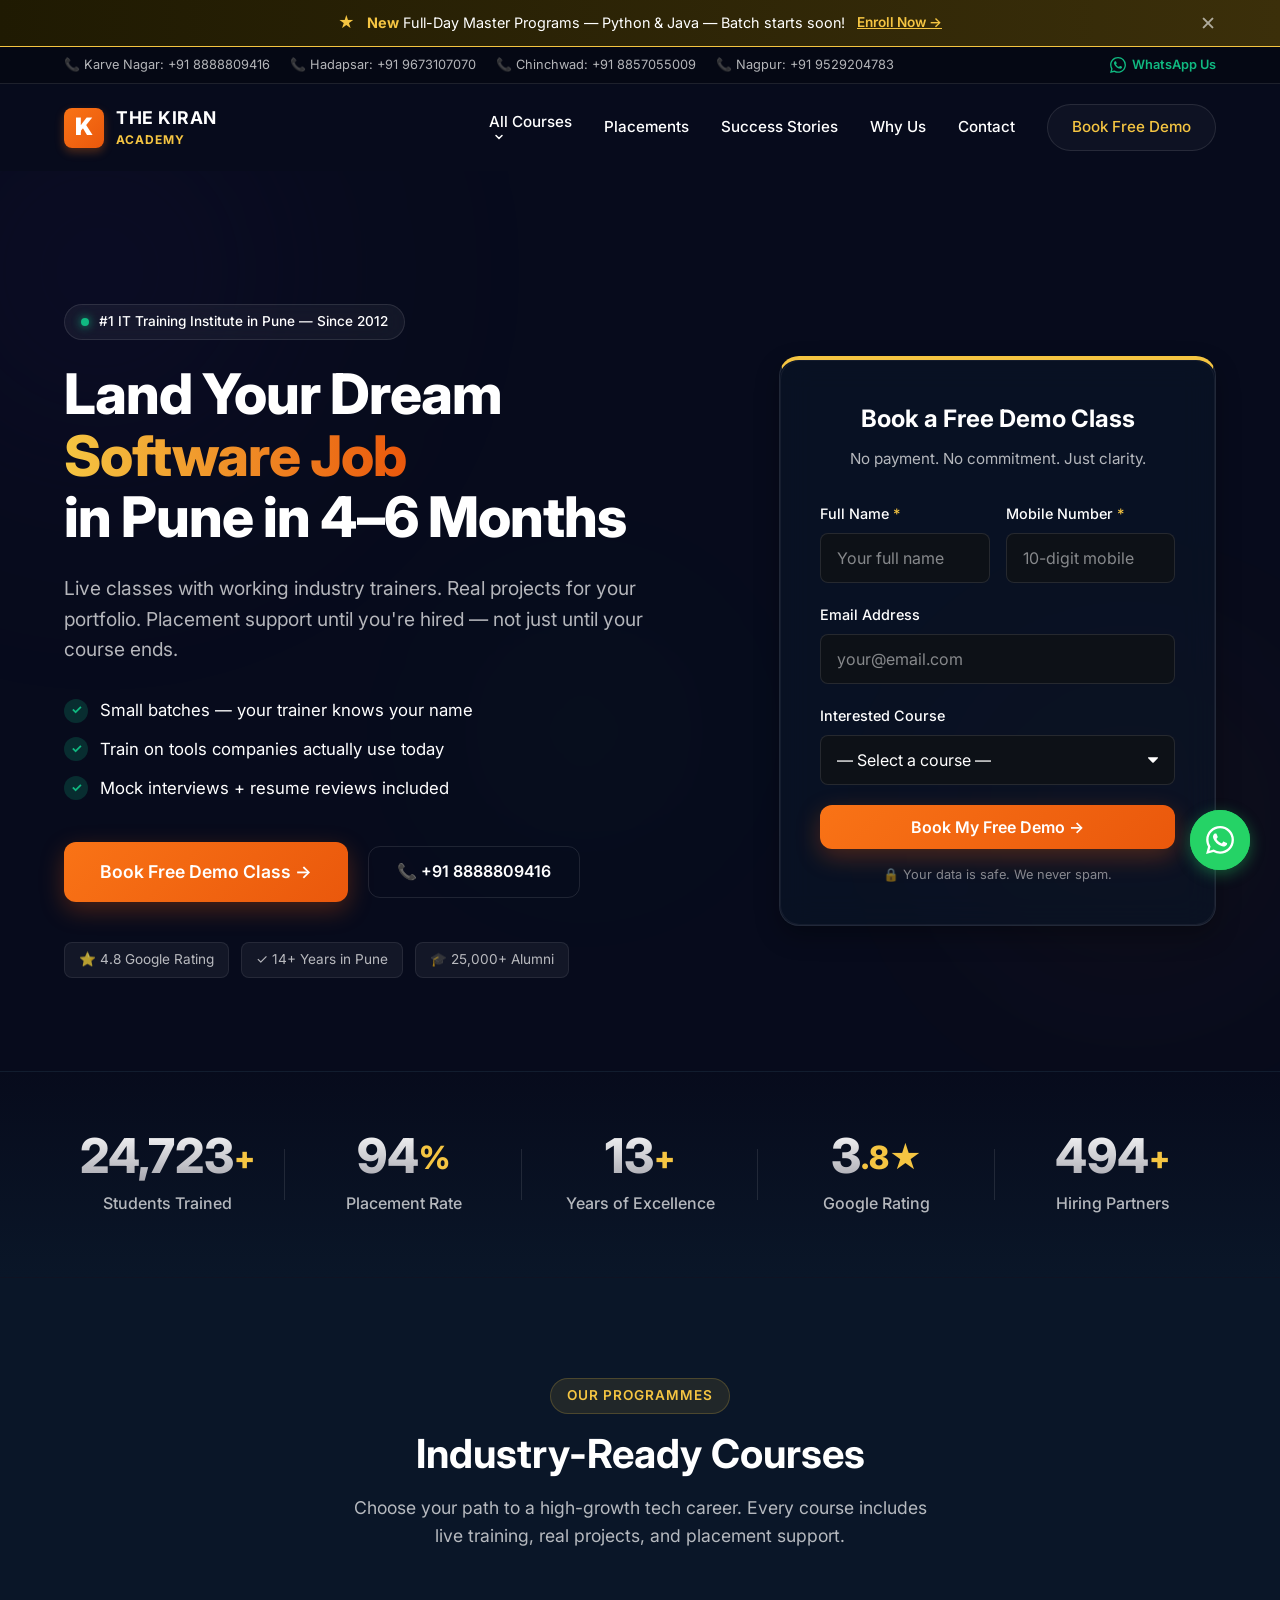
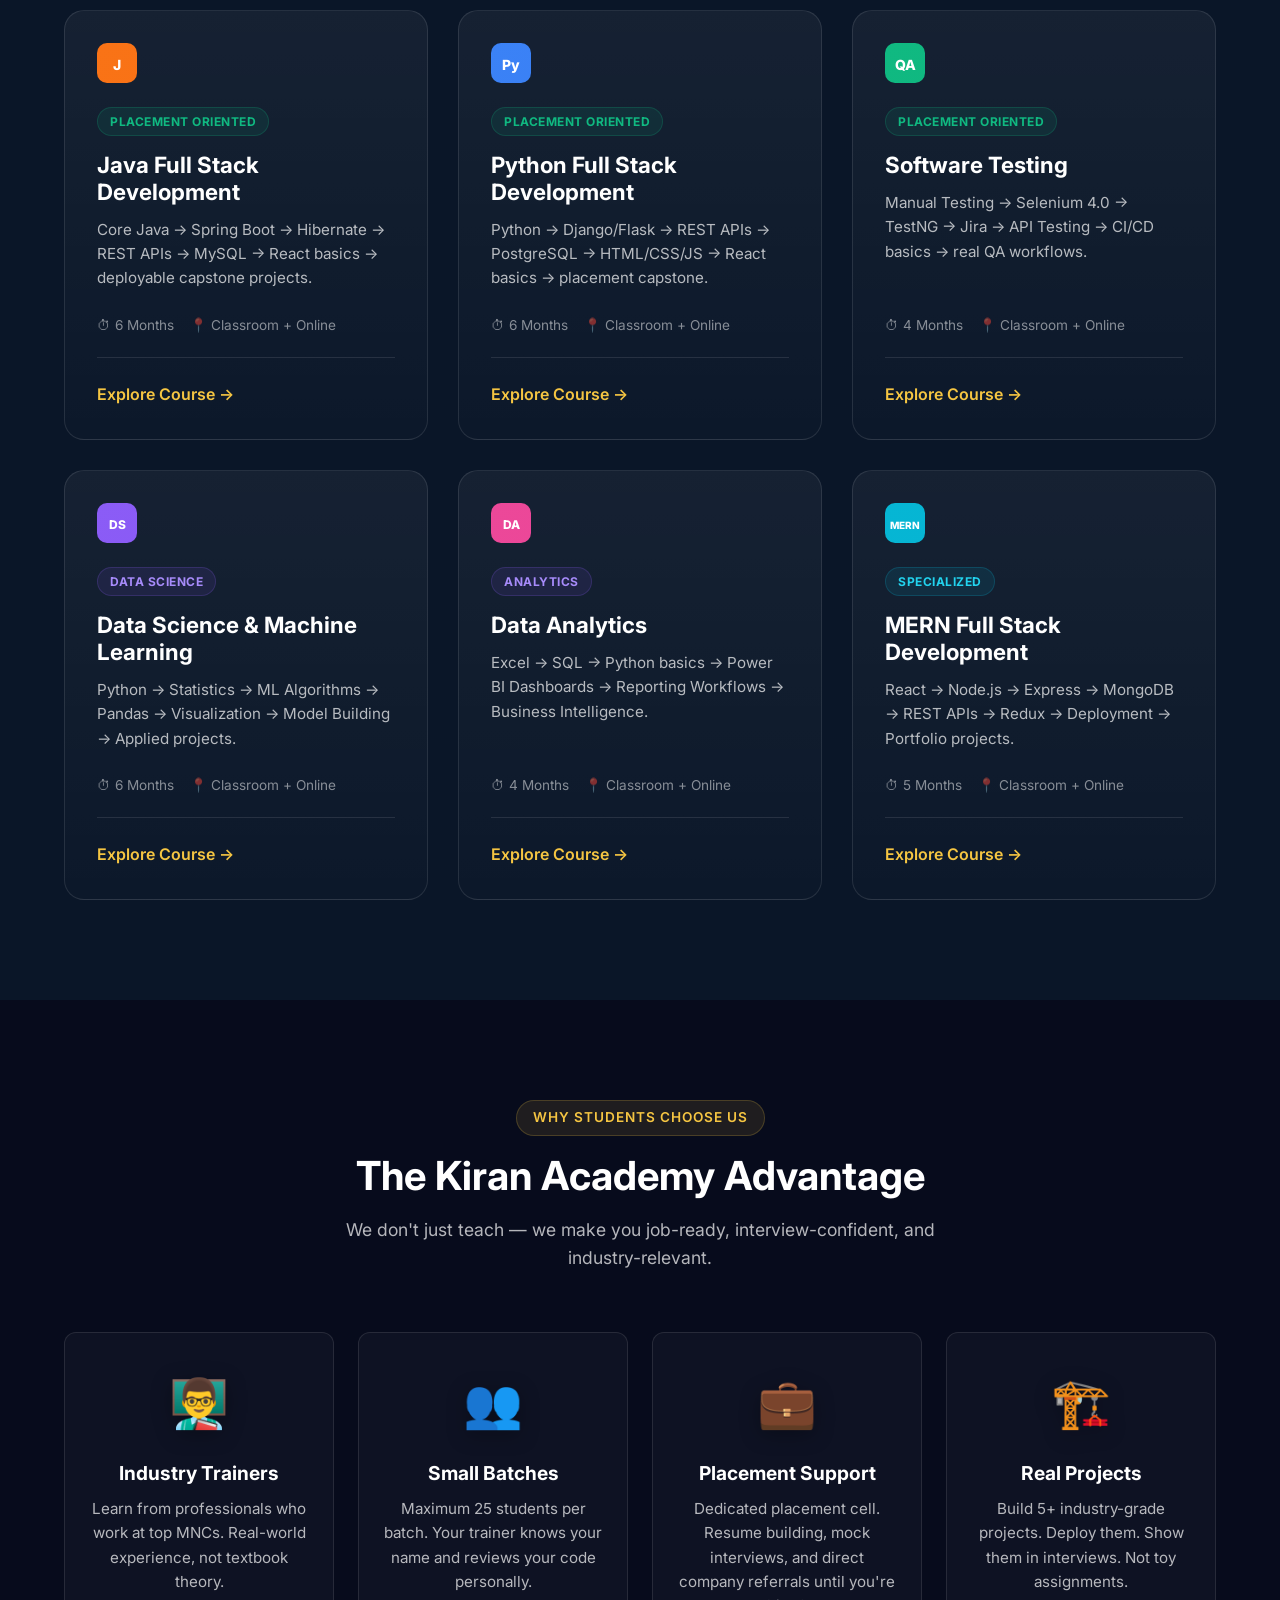
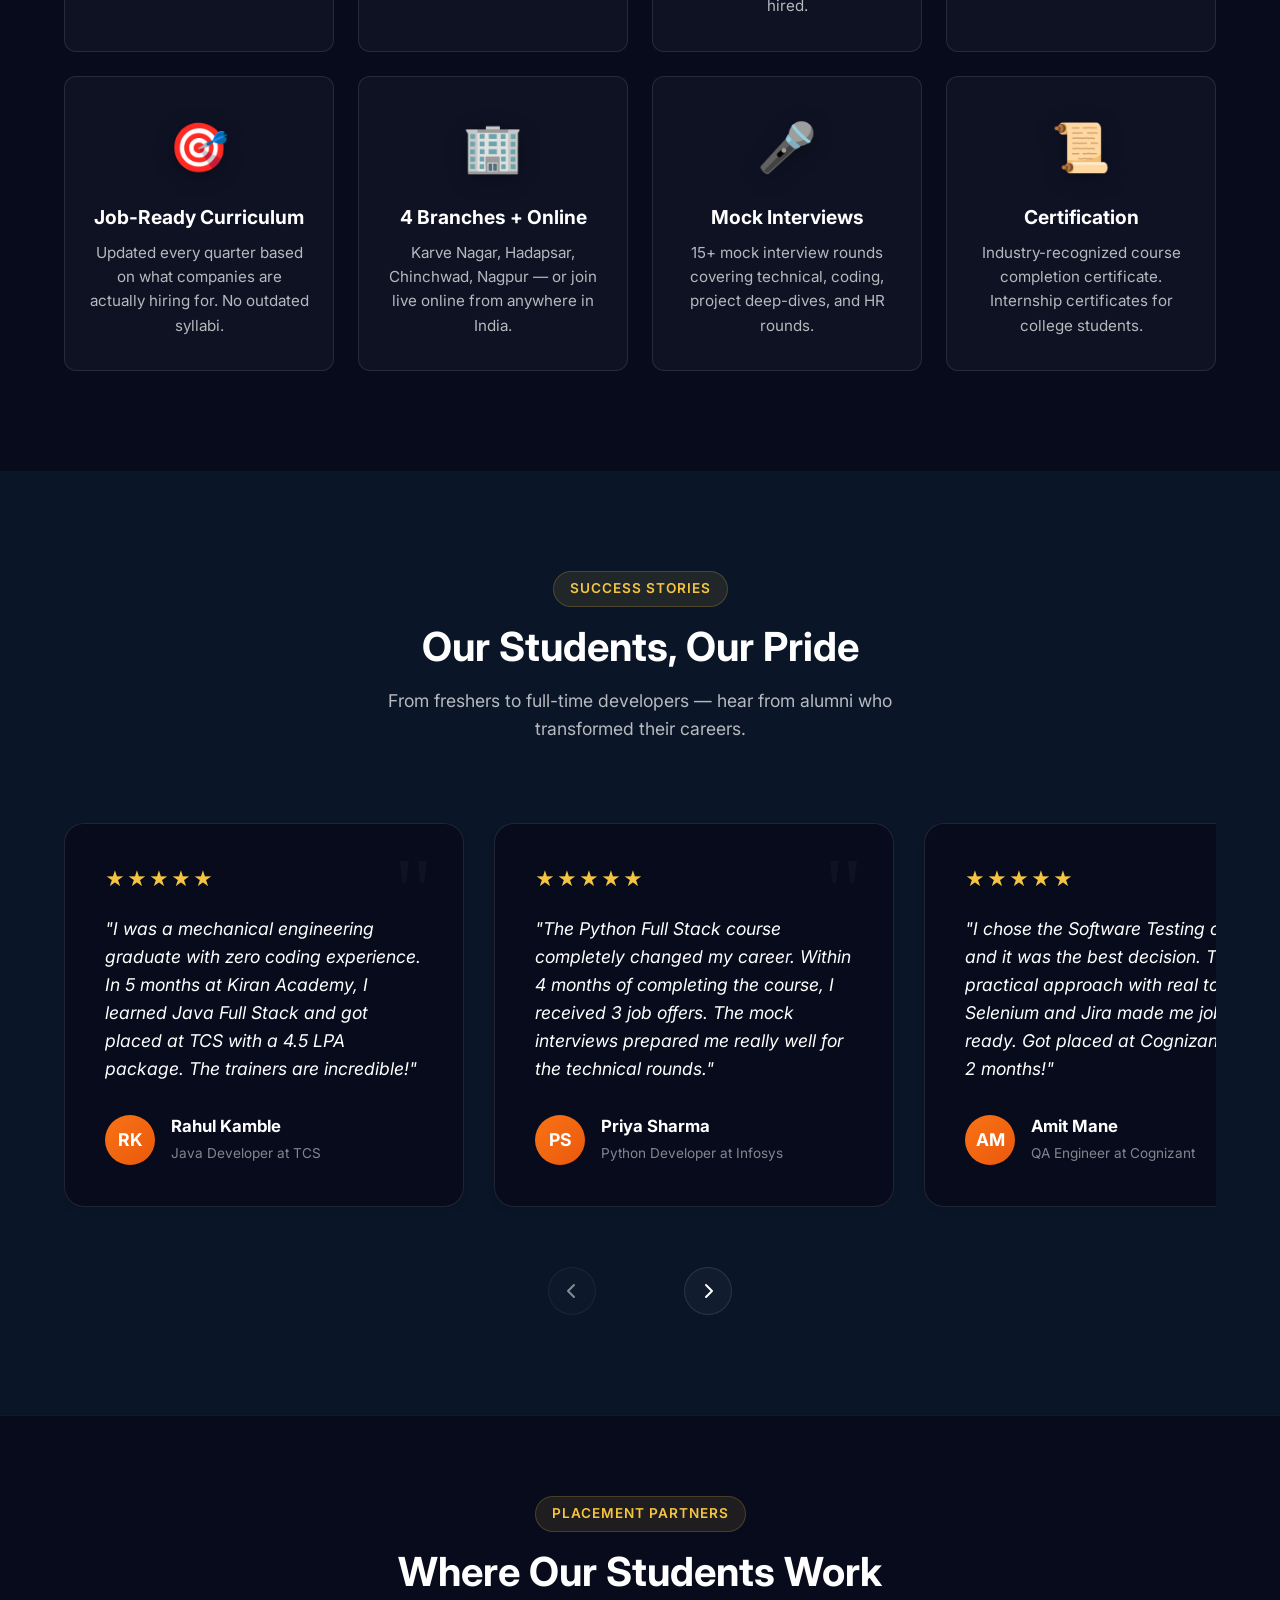
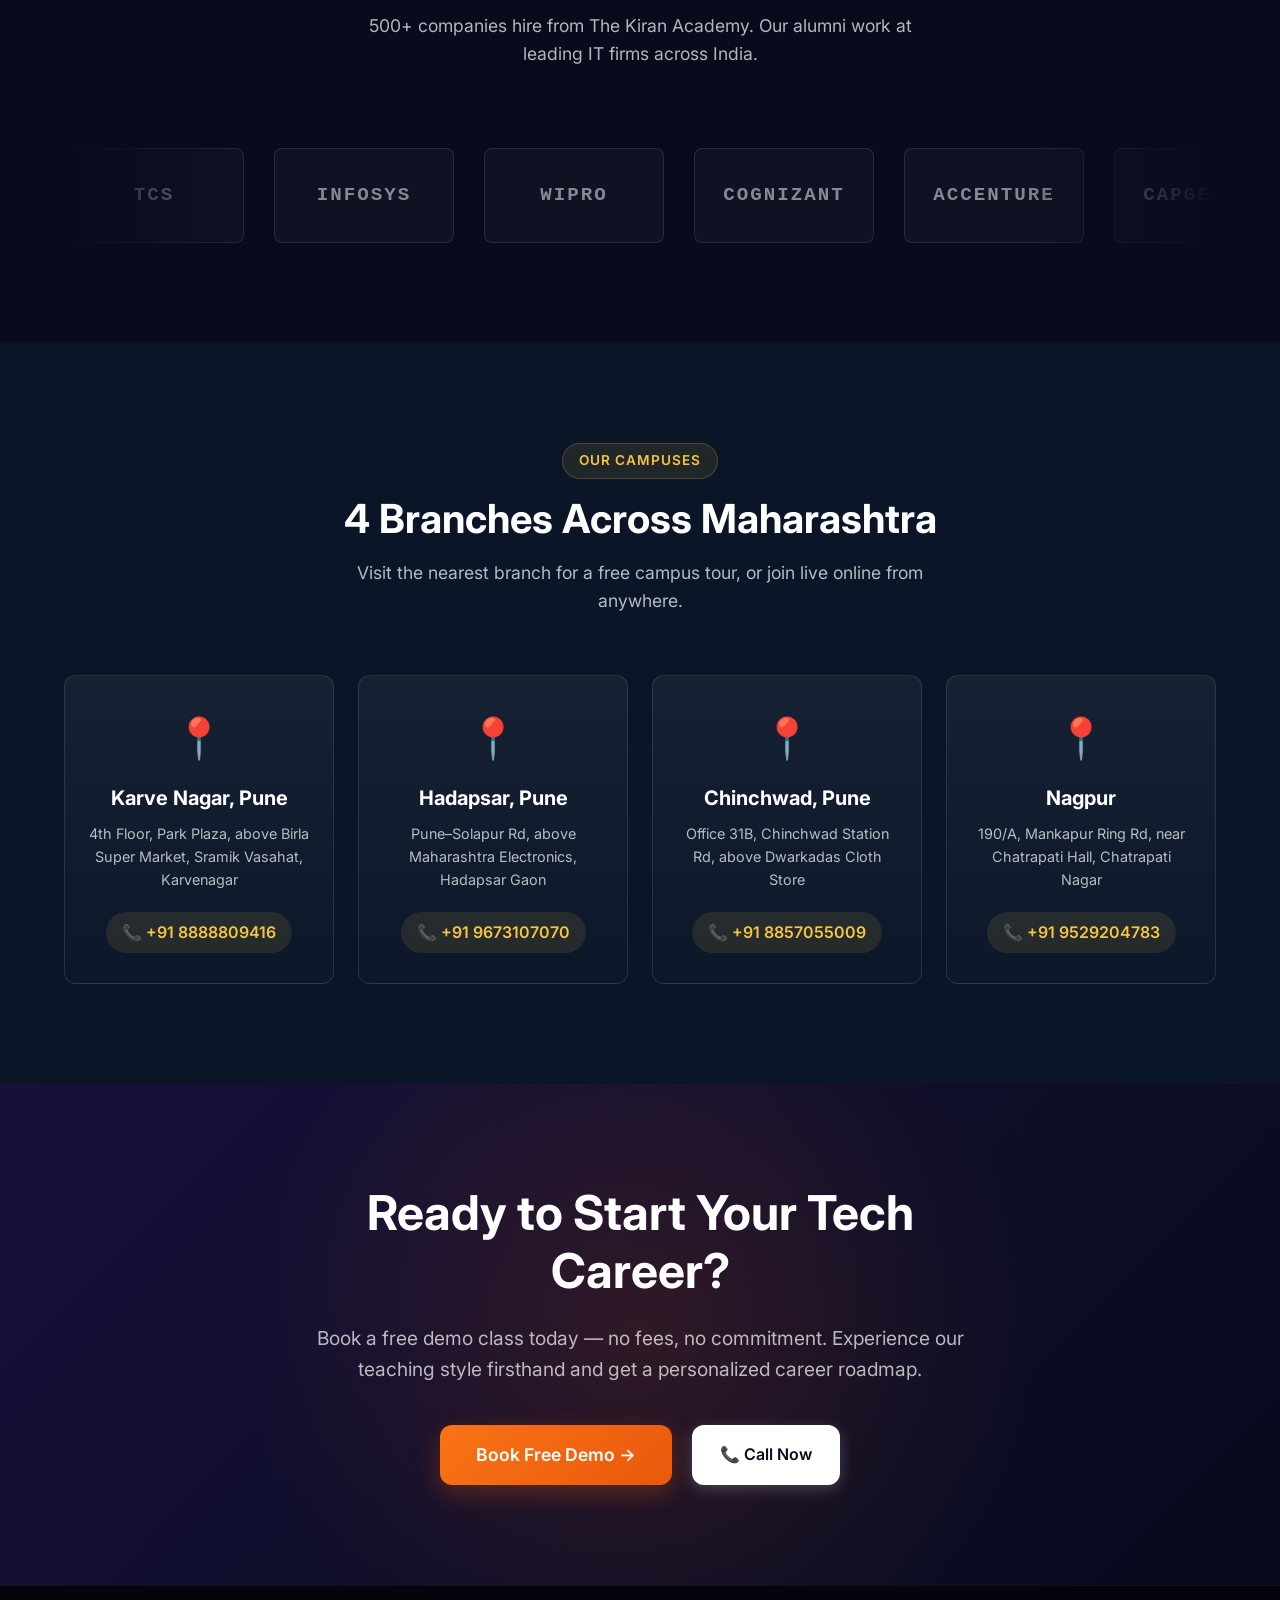
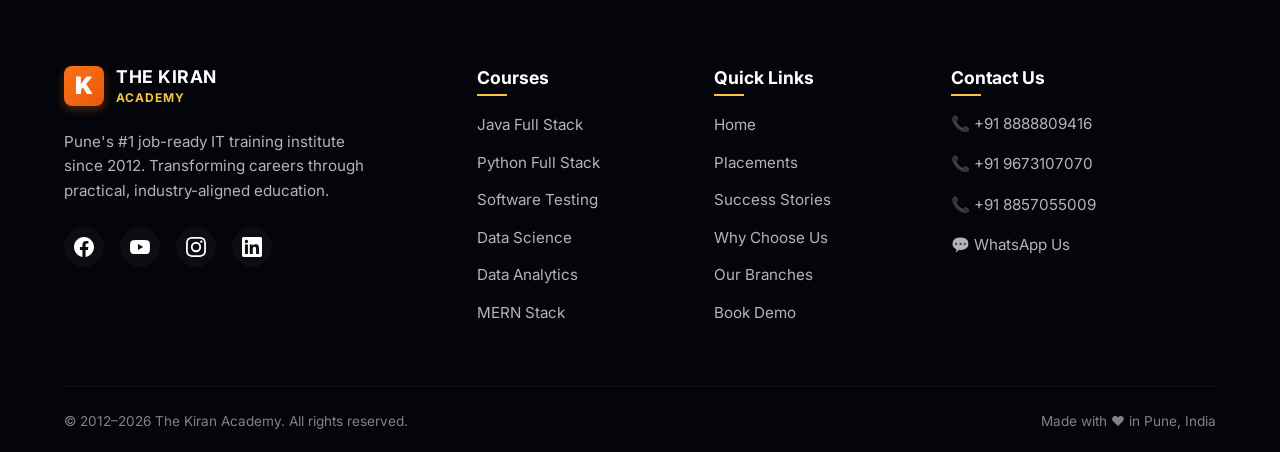
<file: index.html>
<!DOCTYPE html>
<html lang="en">
<head>
    <meta charset="UTF-8">
    <meta name="viewport" content="width=device-width, initial-scale=1.0">
    <title>IT Courses in Pune — Get Placed in 4–6 Months | The Kiran Academy</title>
    <meta name="description" content="The Kiran Academy — Pune's job-ready IT training. Java, Python, Testing, Data Science & Full Stack. 25,000+ placed. 4 branches + Live Online.">
    <meta name="keywords" content="IT courses Pune, Java training Pune, Python Full Stack Pune, Software Testing course Pune, Data Science Pune, MERN Stack Pune, The Kiran Academy">
    <link rel="preconnect" href="https://fonts.googleapis.com">
    <link rel="preconnect" href="https://fonts.gstatic.com" crossorigin>
    <link href="https://fonts.googleapis.com/css2?family=Inter:wght@400;500;600;700;800;900&display=swap" rel="stylesheet">
    <link rel="stylesheet" href="styles.css">
</head>
<body>

<!-- ═══ ANNOUNCEMENT RIBBON ═══ -->
<div class="ribbon" id="ribbon">
    <div class="ribbon__inner">
        <span class="ribbon__star">★</span>
        <span class="ribbon__text"><strong>New</strong> Full-Day Master Programs — Python & Java — Batch starts soon!</span>
        <a href="#lead-form" class="ribbon__cta">Enroll Now →</a>
        <button class="ribbon__close" id="ribbonClose" type="button" aria-label="Dismiss announcement">✕</button>
    </div>
</div>

<!-- ═══ TOP STRIP ═══ -->
<div class="top-strip">
    <div class="container top-strip__inner">
        <div class="top-strip__numbers">
            <a class="top-strip__num" href="tel:+918888809416">📞 Karve Nagar: +91 8888809416</a>
            <a class="top-strip__num top-strip__num--hide-mob" href="tel:+919673107070">📞 Hadapsar: +91 9673107070</a>
            <a class="top-strip__num top-strip__num--hide-mob" href="tel:+918857055009">📞 Chinchwad: +91 8857055009</a>
            <a class="top-strip__num top-strip__num--hide-mob" href="tel:+919529204783">📞 Nagpur: +91 9529204783</a>
        </div>
        <a class="top-strip__wa" href="https://wa.me/918888809416?text=Hi%2C+I+want+to+know+more+about+courses+at+The+Kiran+Academy" target="_blank" rel="noopener">
            <svg width="16" height="16" viewBox="0 0 24 24" fill="currentColor"><path d="M17.472 14.382c-.297-.149-1.758-.867-2.03-.967-.273-.099-.471-.148-.67.15-.197.297-.767.966-.94 1.164-.173.199-.347.223-.644.075-.297-.15-1.255-.463-2.39-1.475-.883-.788-1.48-1.761-1.653-2.059-.173-.297-.018-.458.13-.606.134-.133.298-.347.446-.52.149-.174.198-.298.298-.497.099-.198.05-.371-.025-.52-.075-.149-.669-1.612-.916-2.207-.242-.579-.487-.5-.669-.51-.173-.008-.371-.01-.57-.01-.198 0-.52.074-.792.372-.272.297-1.04 1.016-1.04 2.479 0 1.462 1.065 2.875 1.213 3.074.149.198 2.096 3.2 5.077 4.487.709.306 1.262.489 1.694.625.712.227 1.36.195 1.871.118.571-.085 1.758-.719 2.006-1.413.248-.694.248-1.289.173-1.413-.074-.124-.272-.198-.57-.347m-5.421 7.403h-.004a9.87 9.87 0 01-5.031-1.378l-.361-.214-3.741.982.998-3.648-.235-.374a9.86 9.86 0 01-1.51-5.26c.001-5.45 4.436-9.884 9.888-9.884 2.64 0 5.122 1.03 6.988 2.898a9.825 9.825 0 012.893 6.994c-.003 5.45-4.437 9.884-9.885 9.884m8.413-18.297A11.815 11.815 0 0012.05 0C5.495 0 .16 5.335.157 11.892c0 2.096.547 4.142 1.588 5.945L.057 24l6.305-1.654a11.882 11.882 0 005.683 1.448h.005c6.554 0 11.89-5.335 11.893-11.893a11.821 11.821 0 00-3.48-8.413z"/></svg>
            WhatsApp Us
        </a>
    </div>
</div>

<!-- ═══ HEADER / STICKY NAV ═══ -->
<header class="site-header" id="siteHeader">
    <nav class="main-nav">
        <div class="container main-nav__inner">
            <a class="brand" href="#" aria-label="The Kiran Academy home">
                <span class="brand__icon">K</span>
                <span class="brand__text">The Kiran<br><small>Academy</small></span>
            </a>

            <button class="nav-toggle" id="navToggle" type="button" aria-label="Open menu" aria-expanded="false">
                <span></span><span></span><span></span>
            </button>

            <div class="nav-links" id="navPanel">
                <div class="mega-parent">
                    <button class="nav-link nav-link--primary" id="coursesBtn" type="button" aria-expanded="false">
                        All Courses
                        <svg class="nav-chevron" width="12" height="12" viewBox="0 0 12 12" fill="none"><path d="M3 4.5L6 7.5L9 4.5" stroke="currentColor" stroke-width="1.5" stroke-linecap="round"/></svg>
                    </button>
                    <div class="mega-menu" id="megaMenu">
                        <div class="mega-menu__rail">
                            <button class="mega-tab active" data-tab="placement">Placement Oriented</button>
                            <button class="mega-tab" data-tab="data">Data Science & Analytics</button>
                            <button class="mega-tab" data-tab="specialized">Specialized Courses</button>
                            <button class="mega-tab" data-tab="management">Project Management</button>
                            <button class="mega-tab" data-tab="mock">Mock Interview</button>
                            <button class="mega-tab" data-tab="internship">Internship</button>
                        </div>
                        <div class="mega-menu__content">
                            <!-- Placement Panel -->
                            <div class="mega-panel active" data-panel="placement">
                                <a class="mega-card" href="#courses">
                                    <span class="mega-card__tag">Placement Oriented</span>
                                    <strong>Java Full Stack Development</strong>
                                    <small>Master Core Java, Spring Boot, Hibernate, REST APIs, front-end basics, MySQL, and deployable projects.</small>
                                    <span class="mega-card__cta">Learn more →</span>
                                </a>
                                <a class="mega-card" href="#courses">
                                    <span class="mega-card__tag">Placement Oriented</span>
                                    <strong>Python Full Stack Development</strong>
                                    <small>Build practical Python, Django/Flask, database, REST API, and front-end skills with capstone projects.</small>
                                    <span class="mega-card__cta">Learn more →</span>
                                </a>
                                <a class="mega-card" href="#courses">
                                    <span class="mega-card__tag">Placement Oriented</span>
                                    <strong>Software Testing</strong>
                                    <small>Learn manual testing, Selenium automation, TestNG, Jira, API testing, and real QA workflows.</small>
                                    <span class="mega-card__cta">Learn more →</span>
                                </a>
                                <a class="mega-card" href="#courses">
                                    <span class="mega-card__tag">Specialized</span>
                                    <strong>MERN Full Stack Development</strong>
                                    <small>Build modern web apps using React, Node.js, Express, MongoDB, REST APIs, and deployment pipelines.</small>
                                    <span class="mega-card__cta">Learn more →</span>
                                </a>
                            </div>
                            <!-- Data Panel -->
                            <div class="mega-panel" data-panel="data">
                                <a class="mega-card" href="#courses">
                                    <span class="mega-card__tag">Data Science</span>
                                    <strong>Data Science & Machine Learning</strong>
                                    <small>Python, statistics, ML model building, Pandas, visualization, and applied data science projects.</small>
                                    <span class="mega-card__cta">Learn more →</span>
                                </a>
                                <a class="mega-card" href="#courses">
                                    <span class="mega-card__tag">Analytics</span>
                                    <strong>Data Analytics</strong>
                                    <small>Turn raw data into business decisions with Excel, SQL, Python basics, Power BI dashboards, and reporting.</small>
                                    <span class="mega-card__cta">Learn more →</span>
                                </a>
                            </div>
                            <!-- Specialized Panel -->
                            <div class="mega-panel" data-panel="specialized">
                                <a class="mega-card" href="#courses">
                                    <span class="mega-card__tag">Specialized</span>
                                    <strong>MERN Full Stack Development</strong>
                                    <small>React, Node.js, Express, MongoDB, REST APIs, and real deployment pipelines.</small>
                                    <span class="mega-card__cta">Learn more →</span>
                                </a>
                                <a class="mega-card" href="#courses">
                                    <span class="mega-card__tag">Specialized</span>
                                    <strong>Advanced Java J2EE</strong>
                                    <small>Enterprise Java with Spring Boot, Hibernate, Microservices, and cloud deployment.</small>
                                    <span class="mega-card__cta">Learn more →</span>
                                </a>
                            </div>
                            <!-- Management Panel -->
                            <div class="mega-panel" data-panel="management">
                                <a class="mega-card" href="#courses">
                                    <span class="mega-card__tag">Professional Certification</span>
                                    <strong>CSM, ITIL & Corporate Programs</strong>
                                    <small>Certification programs and custom company training tracks.</small>
                                    <span class="mega-card__cta">Learn more →</span>
                                </a>
                            </div>
                            <!-- Mock Interview Panel -->
                            <div class="mega-panel" data-panel="mock">
                                <a class="mega-card" href="#courses">
                                    <span class="mega-card__tag">Special Programme</span>
                                    <strong>Mock Interview Programme</strong>
                                    <small>15+ live mock interviews per student. Written feedback. Online & offline. ₹10,000.</small>
                                    <span class="mega-card__cta">View programme →</span>
                                </a>
                            </div>
                            <!-- Internship Panel -->
                            <div class="mega-panel" data-panel="internship">
                                <a class="mega-card" href="#courses">
                                    <span class="mega-card__tag">College Internship</span>
                                    <strong>Industry Internship Programme</strong>
                                    <small>Real live projects for 2nd & 3rd year students. Java, Python, Testing, Data, React. ₹10,000.</small>
                                    <span class="mega-card__cta">View programme →</span>
                                </a>
                            </div>
                        </div>
                    </div>
                </div>
                <a class="nav-link" href="#placements">Placements</a>
                <a class="nav-link" href="#success-stories">Success Stories</a>
                <a class="nav-link" href="#why-us">Why Us</a>
                <a class="nav-link" href="#contact">Contact</a>
                <a class="nav-link nav-link--cta" href="#lead-form">Book Free Demo</a>
            </div>
        </div>
    </nav>
</header>

<!-- ═══ STICKY DEMO BAR (MOBILE) ═══ -->
<div class="sticky-demo-bar" id="stickyDemo">
    <span>🎓 Free Demo Class — No Fees</span>
    <a href="#lead-form" class="sticky-demo-btn">Book Now</a>
</div>

<main>

<!-- ═══ HERO ═══ -->
<section class="hero" id="hero">
    <div class="hero__bg-shapes">
        <div class="hero__shape hero__shape--1"></div>
        <div class="hero__shape hero__shape--2"></div>
        <div class="hero__shape hero__shape--3"></div>
    </div>
    <div class="container hero__grid">
        <div class="hero__copy">
            <div class="hero__badge">
                <span class="badge-dot"></span>
                <span>#1 IT Training Institute in Pune — Since 2012</span>
            </div>
            <h1 class="hero__title">
                Land Your Dream<br>
                <span class="hero__highlight">Software Job</span><br>
                in Pune in 4–6 Months
            </h1>
            <p class="hero__sub">Live classes with working industry trainers. Real projects for your portfolio. Placement support until you're hired — not just until your course ends.</p>
            <ul class="hero__bullets">
                <li><span class="hb-check">✓</span> Small batches — your trainer knows your name</li>
                <li><span class="hb-check">✓</span> Train on tools companies actually use today</li>
                <li><span class="hb-check">✓</span> Mock interviews + resume reviews included</li>
            </ul>
            <div class="hero__cta-row">
                <a class="btn btn--accent btn--lg" href="#lead-form">Book Free Demo Class →</a>
                <a class="btn btn--outline" href="tel:+918888809416">📞 +91 8888809416</a>
            </div>
            <div class="hero__chips">
                <span class="hero__chip">⭐ 4.8 Google Rating</span>
                <span class="hero__chip">✓ 14+ Years in Pune</span>
                <span class="hero__chip">🎓 25,000+ Alumni</span>
            </div>
        </div>

        <div class="hero__form-wrap" id="lead-form">
            <div class="lead-card">
                <div class="lead-card__header">
                    <strong>Book a Free Demo Class</strong>
                    <span>No payment. No commitment. Just clarity.</span>
                </div>
                <form class="lead-form" id="leadForm" novalidate>
                    <div class="form-row-2">
                        <div class="form-field">
                            <label for="lf-name">Full Name <span class="req">*</span></label>
                            <input type="text" id="lf-name" name="name" placeholder="Your full name" required maxlength="60" autocomplete="name">
                        </div>
                        <div class="form-field">
                            <label for="lf-phone">Mobile Number <span class="req">*</span></label>
                            <input type="tel" id="lf-phone" name="phone" placeholder="10-digit mobile" required inputmode="numeric" maxlength="10" autocomplete="tel">
                        </div>
                    </div>
                    <div class="form-field">
                        <label for="lf-email">Email Address</label>
                        <input type="email" id="lf-email" name="email" placeholder="your@email.com" autocomplete="email">
                    </div>
                    <div class="form-field">
                        <label for="lf-course">Interested Course</label>
                        <select id="lf-course" name="course">
                            <option value="">— Select a course —</option>
                            <option value="java-full-stack">Java Full Stack Development</option>
                            <option value="python-full-stack">Python Full Stack Development</option>
                            <option value="software-testing">Software Testing</option>
                            <option value="data-science">Data Science & Machine Learning</option>
                            <option value="data-analytics">Data Analytics</option>
                            <option value="mern-stack">MERN Full Stack Development</option>
                            <option value="not-sure">Not sure yet — help me choose</option>
                        </select>
                    </div>
                    <button type="submit" class="btn btn--accent btn--full">Book My Free Demo →</button>
                    <p class="lead-card__note">🔒 Your data is safe. We never spam.</p>
                </form>
            </div>
        </div>
    </div>
</section>

<!-- ═══ STATS BAR ═══ -->
<section class="stats" id="stats">
    <div class="container stats__grid">
        <div class="stat-item" data-reveal>
            <span class="stat-item__number" data-count="25000">0</span><span class="stat-item__plus">+</span>
            <span class="stat-item__label">Students Trained</span>
        </div>
        <div class="stat-item" data-reveal>
            <span class="stat-item__number" data-count="96">0</span><span class="stat-item__plus">%</span>
            <span class="stat-item__label">Placement Rate</span>
        </div>
        <div class="stat-item" data-reveal>
            <span class="stat-item__number" data-count="14">0</span><span class="stat-item__plus">+</span>
            <span class="stat-item__label">Years of Excellence</span>
        </div>
        <div class="stat-item" data-reveal>
            <span class="stat-item__number" data-count="4">0</span><span class="stat-item__plus">.8★</span>
            <span class="stat-item__label">Google Rating</span>
        </div>
        <div class="stat-item" data-reveal>
            <span class="stat-item__number" data-count="500">0</span><span class="stat-item__plus">+</span>
            <span class="stat-item__label">Hiring Partners</span>
        </div>
    </div>
</section>

<!-- ═══ COURSES ═══ -->
<section class="courses" id="courses">
    <div class="container">
        <div class="section-header" data-reveal>
            <span class="section-tag">Our Programmes</span>
            <h2 class="section-title">Industry-Ready Courses</h2>
            <p class="section-sub">Choose your path to a high-growth tech career. Every course includes live training, real projects, and placement support.</p>
        </div>

        <div class="courses__grid">
            <!-- Card 1 -->
            <div class="course-card" data-reveal>
                <div class="course-card__icon">
                    <svg width="40" height="40" viewBox="0 0 40 40" fill="none"><rect width="40" height="40" rx="10" fill="url(#javaGrad)"/><text x="50%" y="55%" text-anchor="middle" fill="#fff" font-size="14" font-weight="800" dy=".35em">J</text><defs><linearGradient id="javaGrad" x1="0" y1="0" x2="40" y2="40"><stop stop-color="#f97316"/><stop offset="1" stop-color="#ea580c"/></linearGradient></defs></svg>
                </div>
                <span class="course-card__tag course-card__tag--placement">Placement Oriented</span>
                <h3 class="course-card__title">Java Full Stack Development</h3>
                <p class="course-card__desc">Core Java → Spring Boot → Hibernate → REST APIs → MySQL → React basics → deployable capstone projects.</p>
                <div class="course-card__meta">
                    <span>⏱ 6 Months</span>
                    <span>📍 Classroom + Online</span>
                </div>
                <a class="course-card__link" href="#lead-form">Explore Course →</a>
            </div>

            <!-- Card 2 -->
            <div class="course-card" data-reveal>
                <div class="course-card__icon">
                    <svg width="40" height="40" viewBox="0 0 40 40" fill="none"><rect width="40" height="40" rx="10" fill="url(#pyGrad)"/><text x="50%" y="55%" text-anchor="middle" fill="#fff" font-size="14" font-weight="800" dy=".35em">Py</text><defs><linearGradient id="pyGrad" x1="0" y1="0" x2="40" y2="40"><stop stop-color="#3b82f6"/><stop offset="1" stop-color="#1d4ed8"/></linearGradient></defs></svg>
                </div>
                <span class="course-card__tag course-card__tag--placement">Placement Oriented</span>
                <h3 class="course-card__title">Python Full Stack Development</h3>
                <p class="course-card__desc">Python → Django/Flask → REST APIs → PostgreSQL → HTML/CSS/JS → React basics → placement capstone.</p>
                <div class="course-card__meta">
                    <span>⏱ 6 Months</span>
                    <span>📍 Classroom + Online</span>
                </div>
                <a class="course-card__link" href="#lead-form">Explore Course →</a>
            </div>

            <!-- Card 3 -->
            <div class="course-card" data-reveal>
                <div class="course-card__icon">
                    <svg width="40" height="40" viewBox="0 0 40 40" fill="none"><rect width="40" height="40" rx="10" fill="url(#testGrad)"/><text x="50%" y="55%" text-anchor="middle" fill="#fff" font-size="14" font-weight="800" dy=".35em">QA</text><defs><linearGradient id="testGrad" x1="0" y1="0" x2="40" y2="40"><stop stop-color="#10b981"/><stop offset="1" stop-color="#059669"/></linearGradient></defs></svg>
                </div>
                <span class="course-card__tag course-card__tag--placement">Placement Oriented</span>
                <h3 class="course-card__title">Software Testing</h3>
                <p class="course-card__desc">Manual Testing → Selenium 4.0 → TestNG → Jira → API Testing → CI/CD basics → real QA workflows.</p>
                <div class="course-card__meta">
                    <span>⏱ 4 Months</span>
                    <span>📍 Classroom + Online</span>
                </div>
                <a class="course-card__link" href="#lead-form">Explore Course →</a>
            </div>

            <!-- Card 4 -->
            <div class="course-card" data-reveal>
                <div class="course-card__icon">
                    <svg width="40" height="40" viewBox="0 0 40 40" fill="none"><rect width="40" height="40" rx="10" fill="url(#dsGrad)"/><text x="50%" y="55%" text-anchor="middle" fill="#fff" font-size="12" font-weight="800" dy=".35em">DS</text><defs><linearGradient id="dsGrad" x1="0" y1="0" x2="40" y2="40"><stop stop-color="#8b5cf6"/><stop offset="1" stop-color="#6d28d9"/></linearGradient></defs></svg>
                </div>
                <span class="course-card__tag course-card__tag--data">Data Science</span>
                <h3 class="course-card__title">Data Science & Machine Learning</h3>
                <p class="course-card__desc">Python → Statistics → ML Algorithms → Pandas → Visualization → Model Building → Applied projects.</p>
                <div class="course-card__meta">
                    <span>⏱ 6 Months</span>
                    <span>📍 Classroom + Online</span>
                </div>
                <a class="course-card__link" href="#lead-form">Explore Course →</a>
            </div>

            <!-- Card 5 -->
            <div class="course-card" data-reveal>
                <div class="course-card__icon">
                    <svg width="40" height="40" viewBox="0 0 40 40" fill="none"><rect width="40" height="40" rx="10" fill="url(#daGrad)"/><text x="50%" y="55%" text-anchor="middle" fill="#fff" font-size="12" font-weight="800" dy=".35em">DA</text><defs><linearGradient id="daGrad" x1="0" y1="0" x2="40" y2="40"><stop stop-color="#ec4899"/><stop offset="1" stop-color="#db2777"/></linearGradient></defs></svg>
                </div>
                <span class="course-card__tag course-card__tag--data">Analytics</span>
                <h3 class="course-card__title">Data Analytics</h3>
                <p class="course-card__desc">Excel → SQL → Python basics → Power BI Dashboards → Reporting Workflows → Business Intelligence.</p>
                <div class="course-card__meta">
                    <span>⏱ 4 Months</span>
                    <span>📍 Classroom + Online</span>
                </div>
                <a class="course-card__link" href="#lead-form">Explore Course →</a>
            </div>

            <!-- Card 6 -->
            <div class="course-card" data-reveal>
                <div class="course-card__icon">
                    <svg width="40" height="40" viewBox="0 0 40 40" fill="none"><rect width="40" height="40" rx="10" fill="url(#mernGrad)"/><text x="50%" y="55%" text-anchor="middle" fill="#fff" font-size="10" font-weight="800" dy=".35em">MERN</text><defs><linearGradient id="mernGrad" x1="0" y1="0" x2="40" y2="40"><stop stop-color="#06b6d4"/><stop offset="1" stop-color="#0891b2"/></linearGradient></defs></svg>
                </div>
                <span class="course-card__tag course-card__tag--special">Specialized</span>
                <h3 class="course-card__title">MERN Full Stack Development</h3>
                <p class="course-card__desc">React → Node.js → Express → MongoDB → REST APIs → Redux → Deployment → Portfolio projects.</p>
                <div class="course-card__meta">
                    <span>⏱ 5 Months</span>
                    <span>📍 Classroom + Online</span>
                </div>
                <a class="course-card__link" href="#lead-form">Explore Course →</a>
            </div>
        </div>
    </div>
</section>

<!-- ═══ WHY CHOOSE US ═══ -->
<section class="why-us" id="why-us">
    <div class="container">
        <div class="section-header" data-reveal>
            <span class="section-tag">Why Students Choose Us</span>
            <h2 class="section-title">The Kiran Academy Advantage</h2>
            <p class="section-sub">We don't just teach — we make you job-ready, interview-confident, and industry-relevant.</p>
        </div>

        <div class="why-us__grid">
            <div class="why-card" data-reveal>
                <div class="why-card__icon">👨‍🏫</div>
                <h3>Industry Trainers</h3>
                <p>Learn from professionals who work at top MNCs. Real-world experience, not textbook theory.</p>
            </div>
            <div class="why-card" data-reveal>
                <div class="why-card__icon">👥</div>
                <h3>Small Batches</h3>
                <p>Maximum 25 students per batch. Your trainer knows your name and reviews your code personally.</p>
            </div>
            <div class="why-card" data-reveal>
                <div class="why-card__icon">💼</div>
                <h3>Placement Support</h3>
                <p>Dedicated placement cell. Resume building, mock interviews, and direct company referrals until you're hired.</p>
            </div>
            <div class="why-card" data-reveal>
                <div class="why-card__icon">🏗️</div>
                <h3>Real Projects</h3>
                <p>Build 5+ industry-grade projects. Deploy them. Show them in interviews. Not toy assignments.</p>
            </div>
            <div class="why-card" data-reveal>
                <div class="why-card__icon">🎯</div>
                <h3>Job-Ready Curriculum</h3>
                <p>Updated every quarter based on what companies are actually hiring for. No outdated syllabi.</p>
            </div>
            <div class="why-card" data-reveal>
                <div class="why-card__icon">🏢</div>
                <h3>4 Branches + Online</h3>
                <p>Karve Nagar, Hadapsar, Chinchwad, Nagpur — or join live online from anywhere in India.</p>
            </div>
            <div class="why-card" data-reveal>
                <div class="why-card__icon">🎤</div>
                <h3>Mock Interviews</h3>
                <p>15+ mock interview rounds covering technical, coding, project deep-dives, and HR rounds.</p>
            </div>
            <div class="why-card" data-reveal>
                <div class="why-card__icon">📜</div>
                <h3>Certification</h3>
                <p>Industry-recognized course completion certificate. Internship certificates for college students.</p>
            </div>
        </div>
    </div>
</section>

<!-- ═══ SUCCESS STORIES / TESTIMONIALS ═══ -->
<section class="testimonials" id="success-stories">
    <div class="container">
        <div class="section-header" data-reveal>
            <span class="section-tag">Success Stories</span>
            <h2 class="section-title">Our Students, Our Pride</h2>
            <p class="section-sub">From freshers to full-time developers — hear from alumni who transformed their careers.</p>
        </div>

        <div class="testimonials__carousel" id="testimonialCarousel">
            <div class="testimonials__track">
                <div class="testimonial-card">
                    <div class="testimonial-card__stars">★★★★★</div>
                    <p class="testimonial-card__quote">"I was a mechanical engineering graduate with zero coding experience. In 5 months at Kiran Academy, I learned Java Full Stack and got placed at TCS with a 4.5 LPA package. The trainers are incredible!"</p>
                    <div class="testimonial-card__author">
                        <div class="testimonial-card__avatar">RK</div>
                        <div>
                            <strong>Rahul Kamble</strong>
                            <span>Java Developer at TCS</span>
                        </div>
                    </div>
                </div>
                <div class="testimonial-card">
                    <div class="testimonial-card__stars">★★★★★</div>
                    <p class="testimonial-card__quote">"The Python Full Stack course completely changed my career. Within 4 months of completing the course, I received 3 job offers. The mock interviews prepared me really well for the technical rounds."</p>
                    <div class="testimonial-card__author">
                        <div class="testimonial-card__avatar">PS</div>
                        <div>
                            <strong>Priya Sharma</strong>
                            <span>Python Developer at Infosys</span>
                        </div>
                    </div>
                </div>
                <div class="testimonial-card">
                    <div class="testimonial-card__stars">★★★★★</div>
                    <p class="testimonial-card__quote">"I chose the Software Testing course and it was the best decision. The practical approach with real tools like Selenium and Jira made me job-ready. Got placed at Cognizant within 2 months!"</p>
                    <div class="testimonial-card__author">
                        <div class="testimonial-card__avatar">AM</div>
                        <div>
                            <strong>Amit Mane</strong>
                            <span>QA Engineer at Cognizant</span>
                        </div>
                    </div>
                </div>
                <div class="testimonial-card">
                    <div class="testimonial-card__stars">★★★★★</div>
                    <p class="testimonial-card__quote">"Data Science seemed intimidating initially, but the structured curriculum and supportive trainers at Kiran Academy made it smooth. Now working as a Data Analyst at Wipro. Grateful forever!"</p>
                    <div class="testimonial-card__author">
                        <div class="testimonial-card__avatar">SJ</div>
                        <div>
                            <strong>Sneha Jadhav</strong>
                            <span>Data Analyst at Wipro</span>
                        </div>
                    </div>
                </div>
                <div class="testimonial-card">
                    <div class="testimonial-card__stars">★★★★★</div>
                    <p class="testimonial-card__quote">"The MERN stack course gave me hands-on experience with React and Node.js. Built 3 full projects during the course. Within weeks of completing, I was working at a startup with a great package."</p>
                    <div class="testimonial-card__author">
                        <div class="testimonial-card__avatar">VD</div>
                        <div>
                            <strong>Varun Deshmukh</strong>
                            <span>Full Stack Developer at Accenture</span>
                        </div>
                    </div>
                </div>
                <div class="testimonial-card">
                    <div class="testimonial-card__stars">★★★★★</div>
                    <p class="testimonial-card__quote">"Being from a non-IT background, I was worried. But the small batch size meant the trainer could give me personal attention. Went from knowing nothing to becoming a Java developer in 6 months!"</p>
                    <div class="testimonial-card__author">
                        <div class="testimonial-card__avatar">NK</div>
                        <div>
                            <strong>Neha Kulkarni</strong>
                            <span>Software Engineer at Capgemini</span>
                        </div>
                    </div>
                </div>
            </div>
            <div class="testimonials__controls">
                <button class="carousel-btn carousel-btn--prev" id="carouselPrev" aria-label="Previous testimonial">
                    <svg width="20" height="20" viewBox="0 0 20 20" fill="none"><path d="M12 4L6 10L12 16" stroke="currentColor" stroke-width="2" stroke-linecap="round" stroke-linejoin="round"/></svg>
                </button>
                <div class="carousel-dots" id="carouselDots"></div>
                <button class="carousel-btn carousel-btn--next" id="carouselNext" aria-label="Next testimonial">
                    <svg width="20" height="20" viewBox="0 0 20 20" fill="none"><path d="M8 4L14 10L8 16" stroke="currentColor" stroke-width="2" stroke-linecap="round" stroke-linejoin="round"/></svg>
                </button>
            </div>
        </div>
    </div>
</section>

<!-- ═══ PLACEMENT PARTNERS ═══ -->
<section class="partners" id="placements">
    <div class="container">
        <div class="section-header" data-reveal>
            <span class="section-tag">Placement Partners</span>
            <h2 class="section-title">Where Our Students Work</h2>
            <p class="section-sub">500+ companies hire from The Kiran Academy. Our alumni work at leading IT firms across India.</p>
        </div>

        <div class="partners__marquee" data-reveal>
            <div class="marquee-track">
                <div class="partner-logo">TCS</div>
                <div class="partner-logo">Infosys</div>
                <div class="partner-logo">Wipro</div>
                <div class="partner-logo">Cognizant</div>
                <div class="partner-logo">Accenture</div>
                <div class="partner-logo">Capgemini</div>
                <div class="partner-logo">HCLTech</div>
                <div class="partner-logo">Tech Mahindra</div>
                <div class="partner-logo">LTIMindtree</div>
                <div class="partner-logo">Persistent</div>
                <div class="partner-logo">Mphasis</div>
                <div class="partner-logo">Zensar</div>
                <div class="partner-logo">Cyient</div>
                <div class="partner-logo">KPIT</div>
                <div class="partner-logo">Harbinger</div>
                <!-- Duplicate for seamless loop -->
                <div class="partner-logo">TCS</div>
                <div class="partner-logo">Infosys</div>
                <div class="partner-logo">Wipro</div>
                <div class="partner-logo">Cognizant</div>
                <div class="partner-logo">Accenture</div>
                <div class="partner-logo">Capgemini</div>
                <div class="partner-logo">HCLTech</div>
                <div class="partner-logo">Tech Mahindra</div>
                <div class="partner-logo">LTIMindtree</div>
                <div class="partner-logo">Persistent</div>
                <div class="partner-logo">Mphasis</div>
                <div class="partner-logo">Zensar</div>
                <div class="partner-logo">Cyient</div>
                <div class="partner-logo">KPIT</div>
                <div class="partner-logo">Harbinger</div>
            </div>
        </div>
    </div>
</section>

<!-- ═══ BRANCHES / CAMPUS ═══ -->
<section class="branches" id="branches">
    <div class="container">
        <div class="section-header" data-reveal>
            <span class="section-tag">Our Campuses</span>
            <h2 class="section-title">4 Branches Across Maharashtra</h2>
            <p class="section-sub">Visit the nearest branch for a free campus tour, or join live online from anywhere.</p>
        </div>

        <div class="branches__grid">
            <div class="branch-card" data-reveal>
                <div class="branch-card__icon">📍</div>
                <h3>Karve Nagar, Pune</h3>
                <p>4th Floor, Park Plaza, above Birla Super Market, Sramik Vasahat, Karvenagar</p>
                <a href="tel:+918888809416" class="branch-card__phone">📞 +91 8888809416</a>
            </div>
            <div class="branch-card" data-reveal>
                <div class="branch-card__icon">📍</div>
                <h3>Hadapsar, Pune</h3>
                <p>Pune–Solapur Rd, above Maharashtra Electronics, Hadapsar Gaon</p>
                <a href="tel:+919673107070" class="branch-card__phone">📞 +91 9673107070</a>
            </div>
            <div class="branch-card" data-reveal>
                <div class="branch-card__icon">📍</div>
                <h3>Chinchwad, Pune</h3>
                <p>Office 31B, Chinchwad Station Rd, above Dwarkadas Cloth Store</p>
                <a href="tel:+918857055009" class="branch-card__phone">📞 +91 8857055009</a>
            </div>
            <div class="branch-card" data-reveal>
                <div class="branch-card__icon">📍</div>
                <h3>Nagpur</h3>
                <p>190/A, Mankapur Ring Rd, near Chatrapati Hall, Chatrapati Nagar</p>
                <a href="tel:+919529204783" class="branch-card__phone">📞 +91 9529204783</a>
            </div>
        </div>
    </div>
</section>

<!-- ═══ FULL-WIDTH CTA ═══ -->
<section class="cta-section" id="cta-section">
    <div class="container cta-section__inner">
        <div class="cta-section__copy" data-reveal>
            <h2>Ready to Start Your Tech Career?</h2>
            <p>Book a free demo class today — no fees, no commitment. Experience our teaching style firsthand and get a personalized career roadmap.</p>
            <div class="cta-section__buttons">
                <a class="btn btn--accent btn--lg" href="#lead-form">Book Free Demo →</a>
                <a class="btn btn--white" href="tel:+918888809416">📞 Call Now</a>
            </div>
        </div>
    </div>
</section>

</main>

<!-- ═══ FOOTER ═══ -->
<footer class="site-footer" id="contact">
    <div class="container">
        <div class="footer__grid">
            <div class="footer__brand">
                <div class="brand">
                    <span class="brand__icon">K</span>
                    <span class="brand__text">The Kiran<br><small>Academy</small></span>
                </div>
                <p>Pune's #1 job-ready IT training institute since 2012. Transforming careers through practical, industry-aligned education.</p>
                <div class="footer__socials">
                    <a href="https://www.facebook.com/javabykiran/" target="_blank" rel="noopener" aria-label="Facebook">
                        <svg width="20" height="20" viewBox="0 0 24 24" fill="currentColor"><path d="M24 12.073c0-6.627-5.373-12-12-12s-12 5.373-12 12c0 5.99 4.388 10.954 10.125 11.854v-8.385H7.078v-3.47h3.047V9.43c0-3.007 1.792-4.669 4.533-4.669 1.312 0 2.686.235 2.686.235v2.953H15.83c-1.491 0-1.956.925-1.956 1.874v2.25h3.328l-.532 3.47h-2.796v8.385C19.612 23.027 24 18.062 24 12.073z"/></svg>
                    </a>
                    <a href="https://www.youtube.com/@KiranAcademy-Official" target="_blank" rel="noopener" aria-label="YouTube">
                        <svg width="20" height="20" viewBox="0 0 24 24" fill="currentColor"><path d="M23.498 6.186a3.016 3.016 0 0 0-2.122-2.136C19.505 3.545 12 3.545 12 3.545s-7.505 0-9.377.505A3.017 3.017 0 0 0 .502 6.186C0 8.07 0 12 0 12s0 3.93.502 5.814a3.016 3.016 0 0 0 2.122 2.136c1.871.505 9.376.505 9.376.505s7.505 0 9.377-.505a3.015 3.015 0 0 0 2.122-2.136C24 15.93 24 12 24 12s0-3.93-.502-5.814zM9.545 15.568V8.432L15.818 12l-6.273 3.568z"/></svg>
                    </a>
                    <a href="https://www.instagram.com/kiranacademy.official/" target="_blank" rel="noopener" aria-label="Instagram">
                        <svg width="20" height="20" viewBox="0 0 24 24" fill="currentColor"><path d="M12 2.163c3.204 0 3.584.012 4.85.07 3.252.148 4.771 1.691 4.919 4.919.058 1.265.069 1.645.069 4.849 0 3.205-.012 3.584-.069 4.849-.149 3.225-1.664 4.771-4.919 4.919-1.266.058-1.644.07-4.85.07-3.204 0-3.584-.012-4.849-.07-3.26-.149-4.771-1.699-4.919-4.92-.058-1.265-.07-1.644-.07-4.849 0-3.204.013-3.583.07-4.849.149-3.227 1.664-4.771 4.919-4.919 1.266-.057 1.645-.069 4.849-.069zM12 0C8.741 0 8.333.014 7.053.072 2.695.272.273 2.69.073 7.052.014 8.333 0 8.741 0 12c0 3.259.014 3.668.072 4.948.2 4.358 2.618 6.78 6.98 6.98C8.333 23.986 8.741 24 12 24c3.259 0 3.668-.014 4.948-.072 4.354-.2 6.782-2.618 6.979-6.98.059-1.28.073-1.689.073-4.948 0-3.259-.014-3.667-.072-4.947-.196-4.354-2.617-6.78-6.979-6.98C15.668.014 15.259 0 12 0zm0 5.838a6.162 6.162 0 1 0 0 12.324 6.162 6.162 0 0 0 0-12.324zM12 16a4 4 0 1 1 0-8 4 4 0 0 1 0 8zm6.406-11.845a1.44 1.44 0 1 0 0 2.881 1.44 1.44 0 0 0 0-2.881z"/></svg>
                    </a>
                    <a href="https://www.linkedin.com/company/javabykirantraining/" target="_blank" rel="noopener" aria-label="LinkedIn">
                        <svg width="20" height="20" viewBox="0 0 24 24" fill="currentColor"><path d="M20.447 20.452h-3.554v-5.569c0-1.328-.027-3.037-1.852-3.037-1.853 0-2.136 1.445-2.136 2.939v5.667H9.351V9h3.414v1.561h.046c.477-.9 1.637-1.85 3.37-1.85 3.601 0 4.267 2.37 4.267 5.455v6.286zM5.337 7.433a2.062 2.062 0 0 1-2.063-2.065 2.064 2.064 0 1 1 2.063 2.065zm1.782 13.019H3.555V9h3.564v11.452zM22.225 0H1.771C.792 0 0 .774 0 1.729v20.542C0 23.227.792 24 1.771 24h20.451C23.2 24 24 23.227 24 22.271V1.729C24 .774 23.2 0 22.222 0h.003z"/></svg>
                    </a>
                </div>
            </div>

            <div class="footer__links">
                <h4>Courses</h4>
                <ul>
                    <li><a href="#courses">Java Full Stack</a></li>
                    <li><a href="#courses">Python Full Stack</a></li>
                    <li><a href="#courses">Software Testing</a></li>
                    <li><a href="#courses">Data Science</a></li>
                    <li><a href="#courses">Data Analytics</a></li>
                    <li><a href="#courses">MERN Stack</a></li>
                </ul>
            </div>

            <div class="footer__links">
                <h4>Quick Links</h4>
                <ul>
                    <li><a href="#hero">Home</a></li>
                    <li><a href="#placements">Placements</a></li>
                    <li><a href="#success-stories">Success Stories</a></li>
                    <li><a href="#why-us">Why Choose Us</a></li>
                    <li><a href="#branches">Our Branches</a></li>
                    <li><a href="#lead-form">Book Demo</a></li>
                </ul>
            </div>

            <div class="footer__contact">
                <h4>Contact Us</h4>
                <ul>
                    <li>📞 <a href="tel:+918888809416">+91 8888809416</a></li>
                    <li>📞 <a href="tel:+919673107070">+91 9673107070</a></li>
                    <li>📞 <a href="tel:+918857055009">+91 8857055009</a></li>
                    <li>💬 <a href="https://wa.me/918888809416" target="_blank" rel="noopener">WhatsApp Us</a></li>
                </ul>
            </div>
        </div>

        <div class="footer__bottom">
            <p>&copy; 2012–2026 The Kiran Academy. All rights reserved.</p>
            <p>Made with ❤️ in Pune, India</p>
        </div>
    </div>
</footer>

<!-- WhatsApp Floating Button -->
<a class="wa-float" href="https://wa.me/918888809416?text=Hi%2C+I+want+to+know+more+about+courses" target="_blank" rel="noopener" aria-label="Chat on WhatsApp">
    <svg width="28" height="28" viewBox="0 0 24 24" fill="#fff"><path d="M17.472 14.382c-.297-.149-1.758-.867-2.03-.967-.273-.099-.471-.148-.67.15-.197.297-.767.966-.94 1.164-.173.199-.347.223-.644.075-.297-.15-1.255-.463-2.39-1.475-.883-.788-1.48-1.761-1.653-2.059-.173-.297-.018-.458.13-.606.134-.133.298-.347.446-.52.149-.174.198-.298.298-.497.099-.198.05-.371-.025-.52-.075-.149-.669-1.612-.916-2.207-.242-.579-.487-.5-.669-.51-.173-.008-.371-.01-.57-.01-.198 0-.52.074-.792.372-.272.297-1.04 1.016-1.04 2.479 0 1.462 1.065 2.875 1.213 3.074.149.198 2.096 3.2 5.077 4.487.709.306 1.262.489 1.694.625.712.227 1.36.195 1.871.118.571-.085 1.758-.719 2.006-1.413.248-.694.248-1.289.173-1.413-.074-.124-.272-.198-.57-.347m-5.421 7.403h-.004a9.87 9.87 0 01-5.031-1.378l-.361-.214-3.741.982.998-3.648-.235-.374a9.86 9.86 0 01-1.51-5.26c.001-5.45 4.436-9.884 9.888-9.884 2.64 0 5.122 1.03 6.988 2.898a9.825 9.825 0 012.893 6.994c-.003 5.45-4.437 9.884-9.885 9.884m8.413-18.297A11.815 11.815 0 0012.05 0C5.495 0 .16 5.335.157 11.892c0 2.096.547 4.142 1.588 5.945L.057 24l6.305-1.654a11.882 11.882 0 005.683 1.448h.005c6.554 0 11.89-5.335 11.893-11.893a11.821 11.821 0 00-3.48-8.413z"/></svg>
</a>

<script src="script.js"></script>
</body>
</html>
</file>
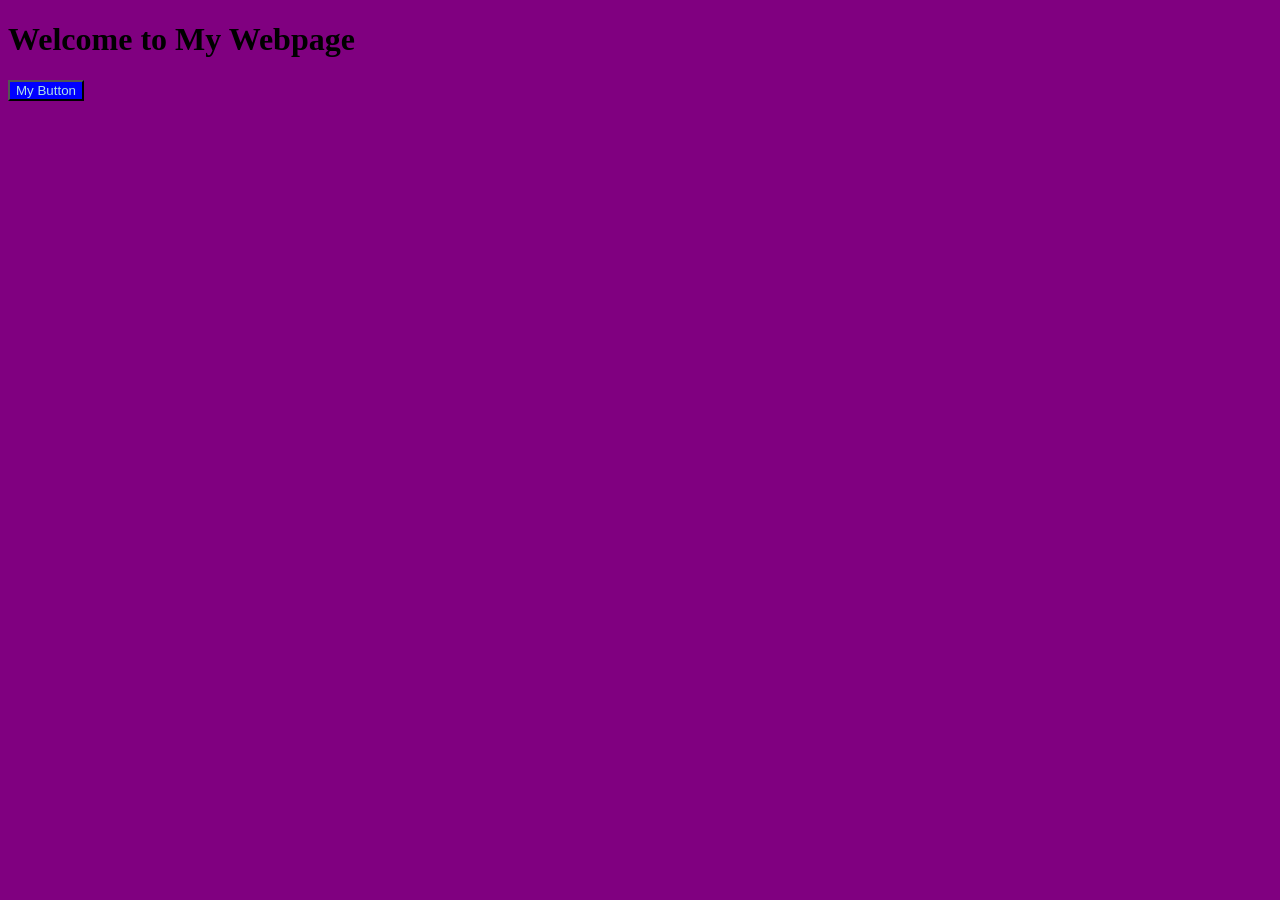
<file: HTML_CSS_JS_Projects/day01/day01_task.html>
<!DOCTYPE html>
<html lang="en">
<head>
    <meta charset="UTF-8">
    <meta name="viewport" content="width=device-width, initial-scale=1.0">
    <title>Document</title>
    <link rel="stylesheet" href="day01_task.css">
</head>
<body>
    <h1 id="one">Welcome to My Webpage</h1>
    <button type="button" onclick="clickMe()">My Button</button>
    <script src="day01_task.js"></script>
</body>
</html>
</file>
<file: styles.css>
/* ==========================================================================
   THE KIRAN ACADEMY - PREMIUM CSS STYLESHEET
   ========================================================================== */

/* --- 1. CSS CUSTOM PROPERTIES --- */
:root {
  /* Fonts */
  --font-main: 'Inter', system-ui, -apple-system, sans-serif;
  
  /* Primary Colors (Dark Theme) */
  --color-bg: #070b1c;
  --color-bg-alt: #0a1628;
  --color-bg-darker: #050814;
  --color-surface: rgba(255, 255, 255, 0.03);
  --color-surface-hover: rgba(255, 255, 255, 0.08);
  
  /* Accents */
  --color-accent-gold: #f5c542;
  --color-accent-gold-light: #ffd76a;
  --color-accent-gold-lighter: #ffe58d;
  --color-success: #10b981;
  --color-indigo: #17113a;
  --gradient-cta: linear-gradient(135deg, #f97316, #ea580c);
  --gradient-glow: linear-gradient(135deg, rgba(249, 115, 22, 0.4), rgba(234, 88, 12, 0.1));
  --gradient-surface: linear-gradient(180deg, rgba(255,255,255,0.05) 0%, rgba(255,255,255,0.01) 100%);
  
  /* Text Colors */
  --color-text: #ffffff;
  --color-text-muted: rgba(255, 255, 255, 0.7);
  --color-text-faint: rgba(255, 255, 255, 0.5);
  
  /* Borders */
  --color-border: rgba(255, 255, 255, 0.1);
  --color-border-focus: rgba(245, 197, 66, 0.5);
  
  /* Radii */
  --radius-sm: 8px;
  --radius-md: 12px;
  --radius-lg: 20px;
  --radius-pill: 9999px;
  
  /* Shadows */
  --shadow-sm: 0 4px 6px rgba(0, 0, 0, 0.1);
  --shadow-md: 0 10px 25px rgba(0, 0, 0, 0.3);
  --shadow-glow: 0 0 20px rgba(245, 197, 66, 0.2);
  --shadow-glow-cta: 0 8px 24px rgba(234, 88, 12, 0.3);
  
  /* Transitions */
  --transition-fast: 0.2s ease;
  --transition-smooth: 0.3s cubic-bezier(0.4, 0, 0.2, 1);
  --transition-bounce: 0.5s cubic-bezier(0.34, 1.56, 0.64, 1);
  
  /* Glassmorphism */
  --glass-bg: rgba(255, 255, 255, 0.05);
  --glass-border: 1px solid rgba(255, 255, 255, 0.1);
  --glass-blur: blur(16px);
  
  /* Layout */
  --container-width: 1200px;
  --section-padding: 100px;
}

/* --- 2. RESET & BASE STYLES --- */
*, *::before, *::after {
  box-sizing: border-box;
  margin: 0;
  padding: 0;
}

html {
  scroll-behavior: smooth;
  scroll-padding-top: 100px; /* Offset for sticky header */
}

body {
  font-family: var(--font-main);
  background-color: var(--color-bg);
  color: var(--color-text);
  line-height: 1.6;
  font-size: 16px;
  -webkit-font-smoothing: antialiased;
  -moz-osx-font-smoothing: grayscale;
  overflow-x: hidden;
}

h1, h2, h3, h4, h5, h6 {
  line-height: 1.2;
  font-weight: 700;
  color: var(--color-text);
  margin-bottom: 1rem;
}

p {
  margin-bottom: 1rem;
  color: var(--color-text-muted);
}

a {
  text-decoration: none;
  color: inherit;
  transition: var(--transition-fast);
}

ul {
  list-style: none;
}

img, svg {
  max-width: 100%;
  height: auto;
  display: block;
}

button {
  cursor: pointer;
  border: none;
  background: none;
  font-family: inherit;
  color: inherit;
}

/* --- 3. UTILITY CLASSES --- */
.container {
  max-width: var(--container-width);
  margin: 0 auto;
  padding: 0 24px;
  width: 100%;
}

.section-header {
  text-align: center;
  margin-bottom: 60px;
}

.section-tag {
  display: inline-block;
  padding: 6px 16px;
  background: rgba(245, 197, 66, 0.1);
  color: var(--color-accent-gold);
  border: 1px solid rgba(245, 197, 66, 0.2);
  border-radius: var(--radius-pill);
  font-size: 0.85rem;
  font-weight: 600;
  text-transform: uppercase;
  letter-spacing: 1px;
  margin-bottom: 16px;
}

.section-title {
  font-size: 2.5rem;
  margin-bottom: 16px;
}

.section-sub {
  font-size: 1.1rem;
  max-width: 600px;
  margin: 0 auto;
}

/* Buttons */
.btn {
  display: inline-flex;
  align-items: center;
  justify-content: center;
  padding: 12px 28px;
  border-radius: var(--radius-md);
  font-weight: 600;
  font-size: 1rem;
  transition: var(--transition-smooth);
  position: relative;
  overflow: hidden;
  text-align: center;
}

.btn--lg {
  padding: 16px 36px;
  font-size: 1.1rem;
}

.btn--full {
  width: 100%;
}

.btn--accent {
  background: var(--gradient-cta);
  color: #fff;
  box-shadow: var(--shadow-glow-cta);
}

.btn--accent:hover {
  transform: translateY(-2px);
  box-shadow: 0 12px 30px rgba(234, 88, 12, 0.4);
  filter: brightness(1.1);
}

.btn--outline {
  background: transparent;
  color: var(--color-text);
  border: 1px solid var(--color-border);
}

.btn--outline:hover {
  background: var(--color-surface);
  border-color: var(--color-text-muted);
}

.btn--white {
  background: #ffffff;
  color: var(--color-bg);
  box-shadow: 0 4px 15px rgba(255, 255, 255, 0.2);
}

.btn--white:hover {
  background: #f0f0f0;
  transform: translateY(-2px);
}

/* Forms */
.form-field {
  margin-bottom: 20px;
  display: flex;
  flex-direction: column;
}

.form-field label {
  font-size: 0.9rem;
  font-weight: 500;
  margin-bottom: 8px;
  color: var(--color-text);
}

.form-field .req {
  color: var(--color-accent-gold);
}

.form-field input,
.form-field select {
  width: 100%;
  padding: 14px 16px;
  background: #0d1117;
  border: 1px solid var(--color-border);
  border-radius: var(--radius-sm);
  color: var(--color-text);
  font-family: inherit;
  font-size: 1rem;
  transition: var(--transition-fast);
}

.form-field input::placeholder {
  color: var(--color-text-faint);
}

.form-field input:focus,
.form-field select:focus {
  outline: none;
  border-color: var(--color-accent-gold);
  box-shadow: 0 0 0 3px rgba(245, 197, 66, 0.1);
}

.form-field select {
  appearance: none;
  background-image: url("data:image/svg+xml;charset=US-ASCII,%3Csvg%20xmlns%3D%22http%3A%2F%2Fwww.w3.org%2F2000%2Fsvg%22%20width%3D%22292.4%22%20height%3D%22292.4%22%3E%3Cpath%20fill%3D%22%23FFFFFF%22%20d%3D%22M287%2069.4a17.6%2017.6%200%200%200-13-5.4H18.4c-5%200-9.3%201.8-12.9%205.4A17.6%2017.6%200%200%200%200%2082.2c0%205%201.8%209.3%205.4%2012.9l128%20127.9c3.6%203.6%207.8%205.4%2012.8%205.4s9.2-1.8%2012.8-5.4L287%2095c3.5-3.5%205.4-7.8%205.4-12.8%200-5-1.9-9.2-5.5-12.8z%22%2F%3E%3C%2Fsvg%3E");
  background-repeat: no-repeat;
  background-position: right 16px top 50%;
  background-size: 10px auto;
}

.form-field select option {
  background: var(--color-bg-darker);
  color: var(--color-text);
}

.form-row-2 {
  display: grid;
  grid-template-columns: 1fr 1fr;
  gap: 16px;
}

/* Animations & Reveal */
[data-reveal] {
  opacity: 0;
  transform: translateY(30px);
  transition: opacity 0.8s cubic-bezier(0.16, 1, 0.3, 1), transform 0.8s cubic-bezier(0.16, 1, 0.3, 1);
}

[data-reveal].revealed {
  opacity: 1;
  transform: translateY(0);
}

/* --- 4. RIBBON --- */
.ribbon {
  background: linear-gradient(90deg, #1f1a02, #3b2f0a);
  border-bottom: 1px solid var(--color-accent-gold);
  padding: 10px 0;
  position: relative;
  z-index: 100;
  transition: var(--transition-fast);
}

.ribbon__inner {
  display: flex;
  align-items: center;
  justify-content: center;
  gap: 12px;
  max-width: var(--container-width);
  margin: 0 auto;
  padding: 0 40px; /* space for close button */
  position: relative;
}

.ribbon__star {
  color: var(--color-accent-gold);
  animation: pulse 2s infinite;
}

.ribbon__text {
  font-size: 0.9rem;
  text-align: center;
}

.ribbon__text strong {
  color: var(--color-accent-gold);
}

.ribbon__cta {
  font-size: 0.85rem;
  font-weight: 600;
  color: var(--color-accent-gold);
  text-decoration: underline;
  white-space: nowrap;
}

.ribbon__cta:hover {
  color: #fff;
}

.ribbon__close {
  position: absolute;
  right: 20px;
  top: 50%;
  transform: translateY(-50%);
  color: rgba(255, 255, 255, 0.6);
  font-size: 1.2rem;
  padding: 4px;
}

.ribbon__close:hover {
  color: #fff;
}

.ribbon.hidden {
  display: none;
}

/* --- 5. TOP STRIP --- */
.top-strip {
  background: var(--color-bg-darker);
  padding: 8px 0;
  font-size: 0.8rem;
  border-bottom: 1px solid var(--color-border);
}

.top-strip__inner {
  display: flex;
  justify-content: space-between;
  align-items: center;
}

.top-strip__numbers {
  display: flex;
  gap: 20px;
}

.top-strip__num {
  color: var(--color-text-muted);
  display: inline-flex;
  align-items: center;
  gap: 6px;
}

.top-strip__num:hover {
  color: var(--color-accent-gold);
}

.top-strip__wa {
  display: inline-flex;
  align-items: center;
  gap: 6px;
  color: var(--color-success);
  font-weight: 600;
}

.top-strip__wa:hover {
  filter: brightness(1.2);
}

/* --- 6. HEADER & NAV --- */
.site-header {
  position: sticky;
  top: 0;
  z-index: 90;
  background: transparent;
  transition: all 0.4s ease;
  padding: 20px 0;
}

.site-header.scrolled {
  background: rgba(7, 11, 28, 0.85);
  backdrop-filter: var(--glass-blur);
  -webkit-backdrop-filter: var(--glass-blur);
  padding: 12px 0;
  border-bottom: var(--glass-border);
  box-shadow: var(--shadow-sm);
}

.main-nav__inner {
  display: flex;
  justify-content: space-between;
  align-items: center;
}

.brand {
  display: flex;
  align-items: center;
  gap: 12px;
}

.brand__icon {
  display: flex;
  align-items: center;
  justify-content: center;
  width: 40px;
  height: 40px;
  background: var(--gradient-cta);
  border-radius: var(--radius-sm);
  font-weight: 900;
  font-size: 1.5rem;
  color: #fff;
  box-shadow: 0 4px 10px rgba(249, 115, 22, 0.3);
}

.brand__text {
  font-size: 1.1rem;
  font-weight: 700;
  line-height: 1.1;
  text-transform: uppercase;
  letter-spacing: 0.5px;
}

.brand__text small {
  font-size: 0.75rem;
  color: var(--color-accent-gold);
  letter-spacing: 1px;
}

.nav-links {
  display: flex;
  align-items: center;
  gap: 32px;
}

.nav-link {
  font-weight: 500;
  color: var(--color-text);
  position: relative;
  padding: 8px 0;
  font-size: 0.95rem;
}

.nav-link:not(.nav-link--cta)::after {
  content: '';
  position: absolute;
  bottom: 0;
  left: 0;
  width: 0;
  height: 2px;
  background: var(--color-accent-gold);
  transition: width var(--transition-smooth);
}

.nav-link:not(.nav-link--cta):hover::after {
  width: 100%;
}

.nav-link--cta {
  background: var(--color-surface);
  border: 1px solid var(--color-border);
  padding: 10px 24px;
  border-radius: var(--radius-pill);
  color: var(--color-accent-gold);
  transition: var(--transition-smooth);
}

.nav-link--cta:hover {
  background: var(--color-accent-gold);
  color: var(--color-bg);
  border-color: var(--color-accent-gold);
}

/* Mega Menu */
.mega-parent {
  position: relative;
}

.nav-chevron {
  transition: transform var(--transition-fast);
  margin-left: 4px;
}

.mega-parent:hover .nav-chevron {
  transform: rotate(180deg);
}

.mega-menu {
  position: absolute;
  top: 100%;
  left: 50%;
  transform: translateX(-50%) translateY(15px);
  width: 800px;
  background: rgba(10, 22, 40, 0.95);
  backdrop-filter: var(--glass-blur);
  -webkit-backdrop-filter: var(--glass-blur);
  border: var(--glass-border);
  border-radius: var(--radius-lg);
  box-shadow: var(--shadow-md);
  display: flex;
  opacity: 0;
  visibility: hidden;
  transition: all var(--transition-smooth);
  padding: 24px;
  gap: 32px;
}

.mega-parent:hover .mega-menu {
  opacity: 1;
  visibility: visible;
  transform: translateX(-50%) translateY(0);
}

.mega-menu__rail {
  width: 240px;
  display: flex;
  flex-direction: column;
  gap: 8px;
  border-right: 1px solid var(--color-border);
  padding-right: 24px;
}

.mega-tab {
  text-align: left;
  padding: 12px 16px;
  border-radius: var(--radius-sm);
  font-size: 0.9rem;
  font-weight: 500;
  color: var(--color-text-muted);
  transition: var(--transition-fast);
  border-left: 3px solid transparent;
}

.mega-tab:hover {
  color: var(--color-text);
  background: var(--color-surface);
}

.mega-tab.active {
  color: var(--color-accent-gold);
  background: rgba(245, 197, 66, 0.08);
  border-left-color: var(--color-accent-gold);
}

.mega-menu__content {
  flex: 1;
}

.mega-panel {
  display: none;
  grid-template-columns: 1fr 1fr;
  gap: 20px;
}

.mega-panel.active {
  display: grid;
  animation: fadeIn 0.4s ease;
}

.mega-card {
  display: block;
  padding: 20px;
  background: var(--color-surface);
  border: 1px solid var(--color-border);
  border-radius: var(--radius-md);
  transition: var(--transition-smooth);
}

.mega-card:hover {
  transform: translateY(-4px);
  background: var(--color-surface-hover);
  border-color: rgba(245, 197, 66, 0.3);
  box-shadow: 0 8px 20px rgba(0,0,0,0.2);
}

.mega-card__tag {
  display: inline-block;
  font-size: 0.7rem;
  text-transform: uppercase;
  color: var(--color-accent-gold);
  margin-bottom: 8px;
  font-weight: 600;
}

.mega-card strong {
  display: block;
  font-size: 1.05rem;
  margin-bottom: 8px;
  color: var(--color-text);
}

.mega-card small {
  display: block;
  color: var(--color-text-muted);
  font-size: 0.85rem;
  margin-bottom: 12px;
  line-height: 1.4;
}

.mega-card__cta {
  font-size: 0.85rem;
  color: var(--color-accent-gold);
  font-weight: 600;
}

/* Nav Toggle Mobile */
.nav-toggle {
  display: none;
  width: 30px;
  height: 24px;
  position: relative;
  z-index: 100;
}

.nav-toggle span {
  display: block;
  position: absolute;
  height: 2px;
  width: 100%;
  background: var(--color-text);
  border-radius: 2px;
  transition: 0.3s ease;
  left: 0;
}

.nav-toggle span:nth-child(1) { top: 0; }
.nav-toggle span:nth-child(2) { top: 11px; }
.nav-toggle span:nth-child(3) { top: 22px; }

.nav-toggle.open span:nth-child(1) {
  top: 11px;
  transform: rotate(45deg);
}
.nav-toggle.open span:nth-child(2) {
  opacity: 0;
}
.nav-toggle.open span:nth-child(3) {
  top: 11px;
  transform: rotate(-45deg);
}

/* --- 7. HERO SECTION --- */
.hero {
  position: relative;
  min-height: 100vh;
  display: flex;
  align-items: center;
  padding: 120px 0 80px;
  overflow: hidden;
}

.hero__bg-shapes {
  position: absolute;
  top: 0;
  left: 0;
  width: 100%;
  height: 100%;
  z-index: -1;
  overflow: hidden;
}

.hero__shape {
  position: absolute;
  border-radius: 50%;
  filter: blur(100px);
  opacity: 0.4;
  animation: float 10s infinite ease-in-out alternate;
}

.hero__shape--1 {
  width: 600px;
  height: 600px;
  background: radial-gradient(circle, rgba(23,17,58,1) 0%, rgba(7,11,28,0) 70%);
  top: -200px;
  left: -200px;
}

.hero__shape--2 {
  width: 500px;
  height: 500px;
  background: radial-gradient(circle, rgba(249,115,22,0.15) 0%, rgba(7,11,28,0) 70%);
  bottom: 0;
  right: -100px;
  animation-delay: -5s;
}

.hero__shape--3 {
  width: 400px;
  height: 400px;
  background: radial-gradient(circle, rgba(16,185,129,0.1) 0%, rgba(7,11,28,0) 70%);
  top: 40%;
  left: 30%;
  animation-delay: -2s;
}

.hero__grid {
  display: grid;
  grid-template-columns: 1.2fr 0.8fr;
  gap: 60px;
  align-items: center;
}

.hero__copy {
  max-width: 650px;
}

.hero__badge {
  display: inline-flex;
  align-items: center;
  gap: 10px;
  padding: 6px 16px;
  background: var(--glass-bg);
  border: var(--glass-border);
  border-radius: var(--radius-pill);
  font-size: 0.85rem;
  font-weight: 500;
  margin-bottom: 24px;
  backdrop-filter: var(--glass-blur);
}

.badge-dot {
  width: 8px;
  height: 8px;
  background: var(--color-success);
  border-radius: 50%;
  box-shadow: 0 0 10px var(--color-success);
  animation: pulse 2s infinite;
}

.hero__title {
  font-size: 3.5rem;
  line-height: 1.1;
  font-weight: 800;
  margin-bottom: 24px;
  letter-spacing: -1px;
}

.hero__highlight {
  background: linear-gradient(to right, var(--color-accent-gold), #ea580c);
  -webkit-background-clip: text;
  -webkit-text-fill-color: transparent;
  background-clip: text;
  color: transparent; /* Fallback */
}

.hero__sub {
  font-size: 1.2rem;
  color: var(--color-text-muted);
  margin-bottom: 32px;
  max-width: 90%;
}

.hero__bullets {
  margin-bottom: 40px;
  display: flex;
  flex-direction: column;
  gap: 12px;
}

.hero__bullets li {
  display: flex;
  align-items: center;
  gap: 12px;
  font-size: 1.05rem;
  color: var(--color-text);
}

.hb-check {
  display: flex;
  align-items: center;
  justify-content: center;
  width: 24px;
  height: 24px;
  background: rgba(16, 185, 129, 0.2);
  color: var(--color-success);
  border-radius: 50%;
  font-size: 0.8rem;
  font-weight: bold;
}

.hero__cta-row {
  display: flex;
  gap: 20px;
  margin-bottom: 40px;
  align-items: center;
}

.hero__chips {
  display: flex;
  flex-wrap: wrap;
  gap: 12px;
}

.hero__chip {
  padding: 6px 14px;
  background: rgba(255, 255, 255, 0.05);
  border: 1px solid rgba(255, 255, 255, 0.08);
  border-radius: var(--radius-sm);
  font-size: 0.85rem;
  color: var(--color-text-muted);
  display: inline-flex;
  align-items: center;
}

/* Lead Form Card */
.lead-card {
  background: rgba(10, 22, 40, 0.6);
  backdrop-filter: var(--glass-blur);
  -webkit-backdrop-filter: var(--glass-blur);
  border: var(--glass-border);
  border-radius: var(--radius-lg);
  padding: 40px;
  box-shadow: var(--shadow-md);
  border-top: 4px solid var(--color-accent-gold);
  position: relative;
}

.lead-card::before {
  content: '';
  position: absolute;
  top: 0; left: 0; right: 0; bottom: 0;
  border-radius: inherit;
  box-shadow: inset 0 0 0 1px rgba(255,255,255,0.05);
  pointer-events: none;
}

.lead-card__header {
  margin-bottom: 30px;
  text-align: center;
}

.lead-card__header strong {
  display: block;
  font-size: 1.5rem;
  margin-bottom: 8px;
  color: var(--color-text);
}

.lead-card__header span {
  font-size: 0.95rem;
  color: var(--color-text-muted);
}

.lead-card__note {
  text-align: center;
  font-size: 0.8rem;
  color: var(--color-text-faint);
  margin-top: 16px;
  margin-bottom: 0;
}

/* --- 8. STATS SECTION --- */
.stats {
  padding: 60px 0;
  background: linear-gradient(180deg, var(--color-bg), var(--color-bg-alt));
  border-top: 1px solid rgba(255,255,255,0.03);
  border-bottom: 1px solid rgba(255,255,255,0.03);
}

.stats__grid {
  display: flex;
  justify-content: space-between;
  flex-wrap: wrap;
  gap: 30px;
}

.stat-item {
  flex: 1;
  text-align: center;
  min-width: 150px;
  position: relative;
}

.stat-item:not(:last-child)::after {
  content: '';
  position: absolute;
  right: -15px;
  top: 20%;
  height: 60%;
  width: 1px;
  background: rgba(255,255,255,0.1);
}

.stat-item__number {
  font-size: 3rem;
  font-weight: 800;
  background: linear-gradient(to bottom, #ffffff, #a1a1aa);
  -webkit-background-clip: text;
  -webkit-text-fill-color: transparent;
  line-height: 1;
}

.stat-item__plus {
  font-size: 2rem;
  font-weight: 800;
  color: var(--color-accent-gold);
  vertical-align: top;
}

.stat-item__label {
  display: block;
  margin-top: 8px;
  font-size: 1rem;
  color: var(--color-text-muted);
  font-weight: 500;
}

/* --- 9. COURSES SECTION --- */
.courses {
  padding: var(--section-padding) 0;
  background: var(--color-bg-alt);
}

.courses__grid {
  display: grid;
  grid-template-columns: repeat(3, 1fr);
  gap: 30px;
}

.course-card {
  background: var(--gradient-surface);
  border: var(--glass-border);
  border-radius: var(--radius-lg);
  padding: 32px;
  transition: all var(--transition-bounce);
  display: flex;
  flex-direction: column;
  position: relative;
  overflow: hidden;
}

.course-card::before {
  content: '';
  position: absolute;
  top: 0; left: 0; width: 100%; height: 100%;
  background: radial-gradient(800px circle at var(--mouse-x, 50%) var(--mouse-y, 50%), rgba(255,255,255,0.06), transparent 40%);
  opacity: 0;
  transition: opacity 0.3s;
  pointer-events: none;
  z-index: 0;
}

.course-card:hover {
  transform: translateY(-8px);
  border-color: rgba(245, 197, 66, 0.4);
  box-shadow: 0 15px 35px rgba(0,0,0,0.3), var(--shadow-glow);
}

.course-card:hover::before {
  opacity: 1;
}

.course-card > * {
  position: relative;
  z-index: 1;
}

.course-card__icon {
  margin-bottom: 24px;
}

.course-card__tag {
  align-self: flex-start;
  font-size: 0.75rem;
  font-weight: 700;
  text-transform: uppercase;
  padding: 4px 12px;
  border-radius: var(--radius-pill);
  margin-bottom: 16px;
  letter-spacing: 0.5px;
}

.course-card__tag--placement {
  background: rgba(16, 185, 129, 0.1);
  color: var(--color-success);
  border: 1px solid rgba(16, 185, 129, 0.2);
}

.course-card__tag--data {
  background: rgba(139, 92, 246, 0.1);
  color: #a78bfa;
  border: 1px solid rgba(139, 92, 246, 0.2);
}

.course-card__tag--special {
  background: rgba(6, 182, 212, 0.1);
  color: #22d3ee;
  border: 1px solid rgba(6, 182, 212, 0.2);
}

.course-card__title {
  font-size: 1.4rem;
  margin-bottom: 12px;
}

.course-card__desc {
  font-size: 0.95rem;
  color: var(--color-text-muted);
  flex-grow: 1;
  margin-bottom: 24px;
}

.course-card__meta {
  display: flex;
  gap: 16px;
  font-size: 0.85rem;
  color: var(--color-text-faint);
  margin-bottom: 24px;
  padding-bottom: 20px;
  border-bottom: 1px solid var(--color-border);
}

.course-card__meta span {
  display: flex;
  align-items: center;
  gap: 6px;
}

.course-card__link {
  font-weight: 600;
  color: var(--color-accent-gold);
  display: inline-flex;
  align-items: center;
  gap: 8px;
}

.course-card__link:hover {
  color: #fff;
  gap: 12px; /* move arrow */
}

/* --- 10. WHY US SECTION --- */
.why-us {
  padding: var(--section-padding) 0;
  background: var(--color-bg);
}

.why-us__grid {
  display: grid;
  grid-template-columns: repeat(4, 1fr);
  gap: 24px;
}

.why-card {
  background: var(--color-surface);
  border: var(--glass-border);
  border-radius: var(--radius-md);
  padding: 32px 24px;
  text-align: center;
  transition: var(--transition-smooth);
}

.why-card:hover {
  transform: translateY(-5px) scale(1.02);
  background: var(--color-surface-hover);
  border-color: rgba(255,255,255,0.2);
}

.why-card__icon {
  font-size: 3rem;
  margin-bottom: 20px;
  display: inline-block;
  filter: drop-shadow(0 4px 10px rgba(0,0,0,0.3));
}

.why-card h3 {
  font-size: 1.2rem;
  margin-bottom: 12px;
}

.why-card p {
  font-size: 0.95rem;
  margin-bottom: 0;
}

/* --- 11. TESTIMONIALS SECTION --- */
.testimonials {
  padding: var(--section-padding) 0;
  background: var(--color-bg-alt);
  overflow: hidden;
}

.testimonials__carousel {
  position: relative;
  max-width: 100%;
}

.testimonials__track {
  display: flex;
  gap: 30px;
  transition: transform 0.5s cubic-bezier(0.25, 1, 0.5, 1);
  padding: 20px 0;
  /* To be controlled by JS, default layout for CSS only: */
  overflow-x: auto;
  scroll-snap-type: x mandatory;
  scrollbar-width: none; /* Firefox */
  -ms-overflow-style: none; /* IE/Edge */
}
.testimonials__track::-webkit-scrollbar {
  display: none; /* Chrome/Safari */
}

.testimonial-card {
  flex: 0 0 400px;
  background: var(--color-bg);
  border: var(--glass-border);
  border-radius: var(--radius-lg);
  padding: 40px;
  scroll-snap-align: center;
  box-shadow: var(--shadow-sm);
  position: relative;
}

.testimonial-card::before {
  content: '"';
  position: absolute;
  top: 20px;
  right: 30px;
  font-size: 6rem;
  color: rgba(255,255,255,0.03);
  font-family: serif;
  line-height: 1;
}

.testimonial-card__stars {
  color: var(--color-accent-gold);
  font-size: 1.2rem;
  letter-spacing: 2px;
  margin-bottom: 20px;
}

.testimonial-card__quote {
  font-size: 1.1rem;
  font-style: italic;
  color: var(--color-text);
  margin-bottom: 30px;
  min-height: 120px;
}

.testimonial-card__author {
  display: flex;
  align-items: center;
  gap: 16px;
}

.testimonial-card__avatar {
  width: 50px;
  height: 50px;
  border-radius: 50%;
  background: var(--gradient-cta);
  display: flex;
  align-items: center;
  justify-content: center;
  font-weight: 700;
  font-size: 1.1rem;
  color: #fff;
}

.testimonial-card__author strong {
  display: block;
  font-size: 1.05rem;
}

.testimonial-card__author span {
  font-size: 0.85rem;
  color: var(--color-text-faint);
}

.testimonials__controls {
  display: flex;
  align-items: center;
  justify-content: center;
  gap: 24px;
  margin-top: 40px;
}

.carousel-btn {
  width: 48px;
  height: 48px;
  border-radius: 50%;
  background: var(--color-surface);
  border: 1px solid var(--color-border);
  display: flex;
  align-items: center;
  justify-content: center;
  color: var(--color-text);
  transition: var(--transition-fast);
}

.carousel-btn:hover {
  background: var(--color-surface-hover);
  border-color: var(--color-accent-gold);
  color: var(--color-accent-gold);
}

.carousel-dots {
  display: flex;
  gap: 8px;
}

.dot {
  width: 10px;
  height: 10px;
  border-radius: 50%;
  background: rgba(255,255,255,0.2);
  cursor: pointer;
  transition: var(--transition-fast);
}

.dot.active {
  background: var(--color-accent-gold);
  transform: scale(1.2);
}

/* --- 12. PARTNERS MARQUEE --- */
.partners {
  padding: 80px 0;
  background: var(--color-bg);
  border-top: 1px solid rgba(255,255,255,0.05);
}

.partners__marquee {
  position: relative;
  overflow: hidden;
  width: 100%;
  padding: 20px 0;
}
.partners__marquee::before,
.partners__marquee::after {
  content: '';
  position: absolute;
  top: 0;
  width: 200px;
  height: 100%;
  z-index: 2;
}
.partners__marquee::before {
  left: 0;
  background: linear-gradient(to right, var(--color-bg), transparent);
}
.partners__marquee::after {
  right: 0;
  background: linear-gradient(to left, var(--color-bg), transparent);
}

.marquee-track {
  display: flex;
  width: fit-content;
  animation: marquee 30s linear infinite;
  gap: 30px;
}

.marquee-track:hover,
.marquee-track.paused {
  animation-play-state: paused;
}

.partner-logo {
  padding: 16px 32px;
  background: var(--color-surface);
  border: var(--glass-border);
  border-radius: var(--radius-sm);
  font-family: monospace, sans-serif;
  font-size: 1.2rem;
  font-weight: 700;
  color: var(--color-text-faint);
  text-transform: uppercase;
  letter-spacing: 2px;
  display: flex;
  align-items: center;
  justify-content: center;
  min-width: 180px;
  transition: var(--transition-fast);
}

.partner-logo:hover {
  color: var(--color-text);
  background: var(--color-surface-hover);
  border-color: rgba(255,255,255,0.2);
  transform: scale(1.05);
}

/* --- 13. BRANCHES SECTION --- */
.branches {
  padding: var(--section-padding) 0;
  background: var(--color-bg-alt);
}

.branches__grid {
  display: grid;
  grid-template-columns: repeat(4, 1fr);
  gap: 24px;
}

.branch-card {
  background: var(--gradient-surface);
  border: var(--glass-border);
  border-radius: var(--radius-md);
  padding: 30px 24px;
  text-align: center;
  transition: var(--transition-smooth);
}

.branch-card:hover {
  background: var(--color-surface-hover);
  border-color: rgba(255,255,255,0.2);
}

.branch-card__icon {
  font-size: 2.5rem;
  margin-bottom: 16px;
}

.branch-card h3 {
  font-size: 1.25rem;
  margin-bottom: 12px;
  color: var(--color-text);
}

.branch-card p {
  font-size: 0.9rem;
  margin-bottom: 20px;
  min-height: 60px;
}

.branch-card__phone {
  display: inline-block;
  font-weight: 600;
  color: var(--color-accent-gold);
  background: rgba(245, 197, 66, 0.1);
  padding: 8px 16px;
  border-radius: var(--radius-pill);
}

.branch-card__phone:hover {
  background: var(--color-accent-gold);
  color: var(--color-bg);
}

/* --- 14. CTA SECTION --- */
.cta-section {
  padding: 100px 0;
  background: linear-gradient(135deg, var(--color-indigo) 0%, var(--color-bg) 100%);
  position: relative;
  overflow: hidden;
}

.cta-section::before {
  content: '';
  position: absolute;
  top: 50%;
  left: 50%;
  transform: translate(-50%, -50%);
  width: 800px;
  height: 800px;
  background: radial-gradient(circle, rgba(234, 88, 12, 0.15) 0%, transparent 70%);
  z-index: 0;
  pointer-events: none;
}

.cta-section__inner {
  position: relative;
  z-index: 1;
  text-align: center;
}

.cta-section__copy {
  max-width: 700px;
  margin: 0 auto;
}

.cta-section__copy h2 {
  font-size: 3rem;
  margin-bottom: 24px;
}

.cta-section__copy p {
  font-size: 1.2rem;
  color: var(--color-text-muted);
  margin-bottom: 40px;
}

.cta-section__buttons {
  display: flex;
  gap: 20px;
  justify-content: center;
}

/* --- 15. FOOTER --- */
.site-footer {
  background: #03050a;
  padding: 80px 0 20px;
  border-top: 1px solid rgba(255,255,255,0.05);
}

.footer__grid {
  display: grid;
  grid-template-columns: 2fr 1fr 1fr 1.5fr;
  gap: 60px;
  margin-bottom: 60px;
}

.footer__brand p {
  margin: 24px 0;
  font-size: 0.95rem;
  max-width: 300px;
}

.footer__socials {
  display: flex;
  gap: 16px;
}

.footer__socials a {
  display: flex;
  align-items: center;
  justify-content: center;
  width: 40px;
  height: 40px;
  background: var(--color-surface);
  border-radius: 50%;
  color: var(--color-text);
  transition: var(--transition-fast);
}

.footer__socials a:hover {
  background: var(--gradient-cta);
  transform: translateY(-3px);
  box-shadow: var(--shadow-glow-cta);
}

.footer__links h4,
.footer__contact h4 {
  font-size: 1.1rem;
  margin-bottom: 24px;
  color: #fff;
  position: relative;
  display: inline-block;
}

.footer__links h4::after,
.footer__contact h4::after {
  content: '';
  position: absolute;
  left: 0;
  bottom: -8px;
  width: 30px;
  height: 2px;
  background: var(--color-accent-gold);
}

.footer__links ul {
  display: flex;
  flex-direction: column;
  gap: 12px;
}

.footer__links a {
  color: var(--color-text-muted);
  font-size: 0.95rem;
  transition: var(--transition-fast);
}

.footer__links a:hover {
  color: var(--color-accent-gold);
  padding-left: 5px;
}

.footer__contact ul {
  display: flex;
  flex-direction: column;
  gap: 16px;
}

.footer__contact li {
  color: var(--color-text-muted);
  font-size: 0.95rem;
}

.footer__contact a {
  color: var(--color-text-muted);
}

.footer__contact a:hover {
  color: var(--color-accent-gold);
}

.footer__bottom {
  padding-top: 24px;
  border-top: 1px solid rgba(255,255,255,0.05);
  display: flex;
  justify-content: space-between;
  align-items: center;
  font-size: 0.85rem;
  color: var(--color-text-faint);
}

.footer__bottom p {
  margin: 0;
  color: var(--color-text-faint);
}

/* --- 16. WHATSAPP FLOAT --- */
.wa-float {
  position: fixed;
  bottom: 30px;
  right: 30px;
  width: 60px;
  height: 60px;
  background-color: #25D366;
  color: #FFF;
  border-radius: 50%;
  text-align: center;
  font-size: 30px;
  box-shadow: 0 4px 15px rgba(37, 211, 102, 0.4);
  z-index: 1000;
  display: flex;
  align-items: center;
  justify-content: center;
  transition: var(--transition-bounce);
}

.wa-float:hover {
  transform: scale(1.1) rotate(5deg);
  box-shadow: 0 6px 20px rgba(37, 211, 102, 0.6);
  background-color: #20b858;
}

.wa-float::before {
  content: '';
  position: absolute;
  top: 0;
  left: 0;
  right: 0;
  bottom: 0;
  border-radius: 50%;
  border: 2px solid #25D366;
  animation: waPulse 2s infinite;
  pointer-events: none;
}

/* STICKY DEMO BAR (MOBILE ONLY) */
.sticky-demo-bar {
  display: none;
  position: fixed;
  bottom: 0;
  left: 0;
  width: 100%;
  background: rgba(7, 11, 28, 0.95);
  backdrop-filter: var(--glass-blur);
  -webkit-backdrop-filter: var(--glass-blur);
  padding: 12px 20px;
  z-index: 999;
  border-top: var(--glass-border);
  justify-content: space-between;
  align-items: center;
  box-shadow: 0 -4px 10px rgba(0,0,0,0.2);
}

.sticky-demo-bar span {
  font-weight: 600;
  font-size: 0.95rem;
}

.sticky-demo-btn {
  background: var(--gradient-cta);
  color: #fff;
  padding: 8px 16px;
  border-radius: var(--radius-sm);
  font-size: 0.85rem;
  font-weight: 700;
  text-transform: uppercase;
}

/* --- 17. ANIMATIONS --- */
@keyframes pulse {
  0% { transform: scale(1); opacity: 1; }
  50% { transform: scale(1.2); opacity: 0.7; }
  100% { transform: scale(1); opacity: 1; }
}

@keyframes float {
  0% { transform: translate(0, 0) rotate(0deg); }
  100% { transform: translate(30px, -30px) rotate(10deg); }
}

@keyframes marquee {
  0% { transform: translateX(0); }
  100% { transform: translateX(-50%); }
}

@keyframes fadeIn {
  from { opacity: 0; transform: translateY(10px); }
  to { opacity: 1; transform: translateY(0); }
}

@keyframes waPulse {
  0% { transform: scale(1); opacity: 1; }
  100% { transform: scale(1.5); opacity: 0; }
}

@media (prefers-reduced-motion: reduce) {
  *, *::before, *::after {
    animation-duration: 0.01ms !important;
    animation-iteration-count: 1 !important;
    transition-duration: 0.01ms !important;
    scroll-behavior: auto !important;
  }
}

/* --- 18. RESPONSIVE BREAKPOINTS --- */

/* Tablet (768px - 1024px) */
@media (max-width: 1024px) {
  :root {
    --section-padding: 80px;
  }
  
  .hero__grid {
    grid-template-columns: 1fr;
    gap: 40px;
    padding-top: 40px;
  }
  
  .hero__copy {
    max-width: 100%;
    text-align: center;
  }
  
  .hero__bullets {
    align-items: center;
  }
  
  .hero__cta-row {
    justify-content: center;
  }
  
  .hero__chips {
    justify-content: center;
  }
  
  .courses__grid {
    grid-template-columns: repeat(2, 1fr);
  }
  
  .why-us__grid {
    grid-template-columns: repeat(2, 1fr);
  }
  
  .branches__grid {
    grid-template-columns: repeat(2, 1fr);
  }
  
  .footer__grid {
    grid-template-columns: 1fr 1fr;
    gap: 40px;
  }
}

/* Mobile (< 768px) */
@media (max-width: 768px) {
  :root {
    --section-padding: 60px;
  }
  
  .top-strip__num--hide-mob {
    display: none;
  }
  
  .top-strip__inner {
    justify-content: center;
    gap: 20px;
  }
  
  /* Mobile Nav */
  .nav-toggle {
    display: block;
  }
  
  .nav-links {
    position: fixed;
    top: 70px;
    left: 0;
    width: 100%;
    height: calc(100vh - 70px);
    background: rgba(7, 11, 28, 0.98);
    backdrop-filter: blur(20px);
    flex-direction: column;
    justify-content: center;
    gap: 24px;
    padding: 40px;
    transform: translateX(100%);
    transition: transform 0.4s ease;
    z-index: 99;
  }
  
  .nav-links.open {
    transform: translateX(0);
  }
  
  .mega-menu {
    display: none !important; /* Hide mega menu on mobile for simplicity in this implementation */
  }
  
  .hero__title {
    font-size: 2.5rem;
  }
  
  .hero__cta-row {
    flex-direction: column;
  }
  
  .hero__cta-row .btn {
    width: 100%;
  }
  
  .stats__grid {
    gap: 40px;
  }
  
  .stat-item {
    flex: 0 0 45%;
  }
  
  .stat-item:not(:last-child)::after {
    display: none;
  }
  
  .courses__grid,
  .why-us__grid,
  .branches__grid {
    grid-template-columns: 1fr;
  }
  
  .form-row-2 {
    grid-template-columns: 1fr;
  }
  
  .cta-section__copy h2 {
    font-size: 2rem;
  }
  
  .cta-section__buttons {
    flex-direction: column;
  }
  
  .footer__grid {
    grid-template-columns: 1fr;
    text-align: center;
  }
  
  .footer__socials {
    justify-content: center;
  }
  
  .footer__links h4::after,
  .footer__contact h4::after {
    left: 50%;
    transform: translateX(-50%);
  }
  
  .footer__bottom {
    flex-direction: column;
    gap: 12px;
  }
  
  /* Show sticky demo bar on mobile */
  .sticky-demo-bar {
    display: flex;
  }
  
  /* Adjust WhatsApp float position to avoid sticky bar */
  .wa-float {
    bottom: 80px;
  }
  
  .testimonial-card {
    flex: 0 0 85vw;
  }
}

/* Small Mobile (< 480px) */
@media (max-width: 480px) {
  .hero__title {
    font-size: 2rem;
  }
  
  .section-title {
    font-size: 1.8rem;
  }
  
  .stat-item {
    flex: 0 0 100%;
  }
  
  .ribbon__text {
    font-size: 0.75rem;
  }
  
  .lead-card {
    padding: 24px;
  }
}
</file>
<file: HTML_CSS_JS_Projects/day01/day01_task.css>
html{
    background-color: purple;
}

button{
    color: powderblue;
    background-color: blue;
}
</file>
